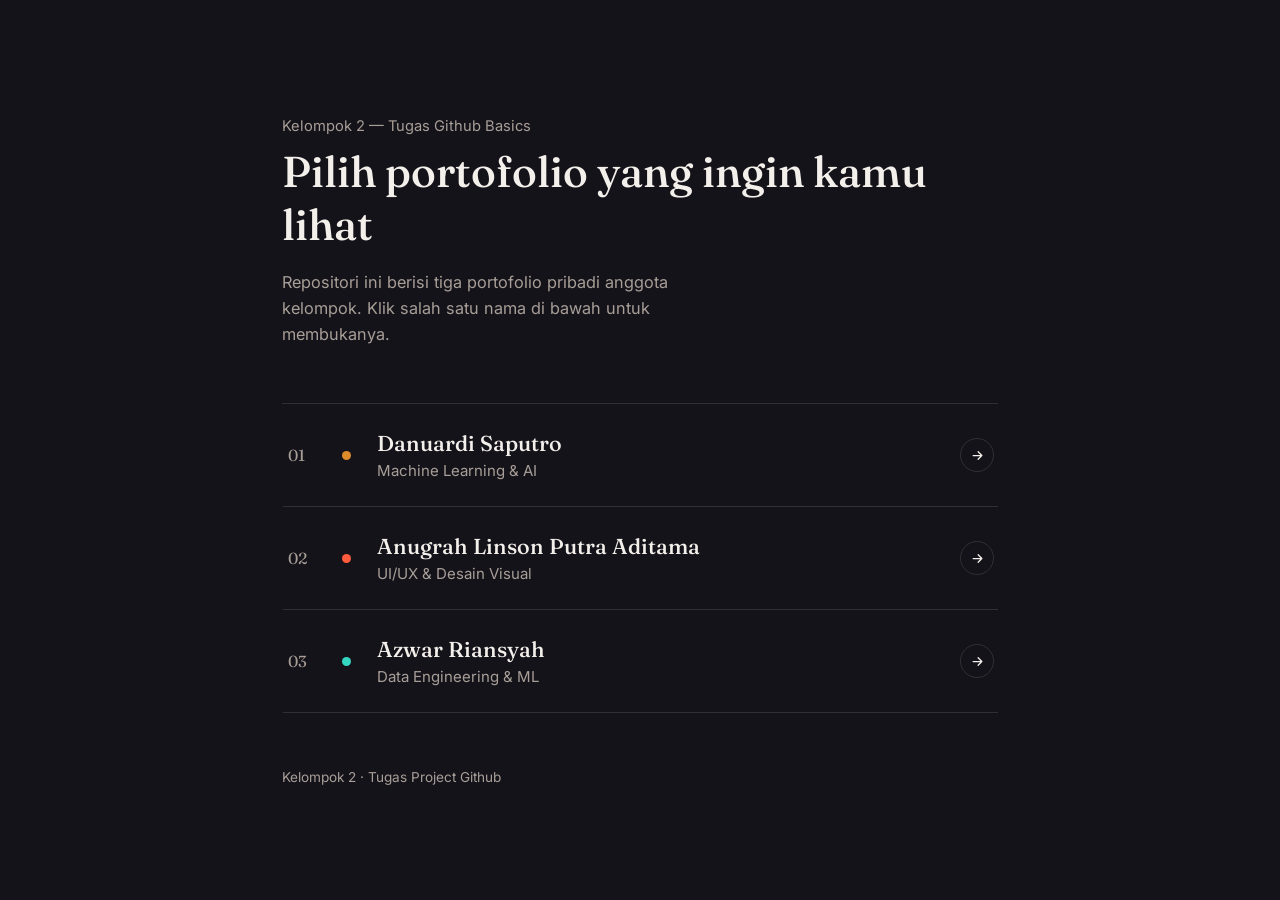
<file: index.html>
<!DOCTYPE html>
<html lang="id">
<head>
<meta charset="UTF-8">
<meta name="viewport" content="width=device-width, initial-scale=1.0">
<title>Tugas Project Github — Kelompok 2</title>
<meta name="description" content="Halaman pilihan menuju tiga portofolio anggota Kelompok 2.">
<link rel="stylesheet" href="style.css">
</head>
<body>
  <main class="page">
    <span class="eyebrow">Kelompok 2 — Tugas Github Basics</span>
    <h1>Pilih portofolio yang ingin kamu lihat</h1>
    <p class="intro">Repositori ini berisi tiga portofolio pribadi anggota kelompok. Klik salah satu nama di bawah untuk membukanya.</p>

    <ul class="directory">
      <li>
        <a class="entry" data-accent="danuardi" href="Danuardi%20Saputro/index.html">
          <span class="num">01</span>
          <span class="dot"></span>
          <span class="entry-body">
            <span class="name">Danuardi Saputro</span>
            <span class="role">Machine Learning &amp; AI</span>
          </span>
          <span class="go">
            <svg viewBox="0 0 24 24" fill="none" stroke="currentColor" stroke-width="2" stroke-linecap="round" stroke-linejoin="round"><path d="M5 12h14M13 6l6 6-6 6"/></svg>
          </span>
        </a>
      </li>
      <li>
        <a class="entry" data-accent="anugrah" href="Anugrah%20Linson%20Putra%20Aditama/index.html">
          <span class="num">02</span>
          <span class="dot"></span>
          <span class="entry-body">
            <span class="name">Anugrah Linson Putra Aditama</span>
            <span class="role">UI/UX &amp; Desain Visual</span>
          </span>
          <span class="go">
            <svg viewBox="0 0 24 24" fill="none" stroke="currentColor" stroke-width="2" stroke-linecap="round" stroke-linejoin="round"><path d="M5 12h14M13 6l6 6-6 6"/></svg>
          </span>
        </a>
      </li>
      <li>
        <a class="entry" data-accent="azwar" href="Azwar-Riansyah/index.html">
          <span class="num">03</span>
          <span class="dot"></span>
          <span class="entry-body">
            <span class="name">Azwar Riansyah</span>
            <span class="role">Data Engineering &amp; ML</span>
          </span>
          <span class="go">
            <svg viewBox="0 0 24 24" fill="none" stroke="currentColor" stroke-width="2" stroke-linecap="round" stroke-linejoin="round"><path d="M5 12h14M13 6l6 6-6 6"/></svg>
          </span>
        </a>
      </li>
    </ul>

    <footer>Kelompok 2 · Tugas Project Github</footer>
  </main>
</body>
</html>
</file>
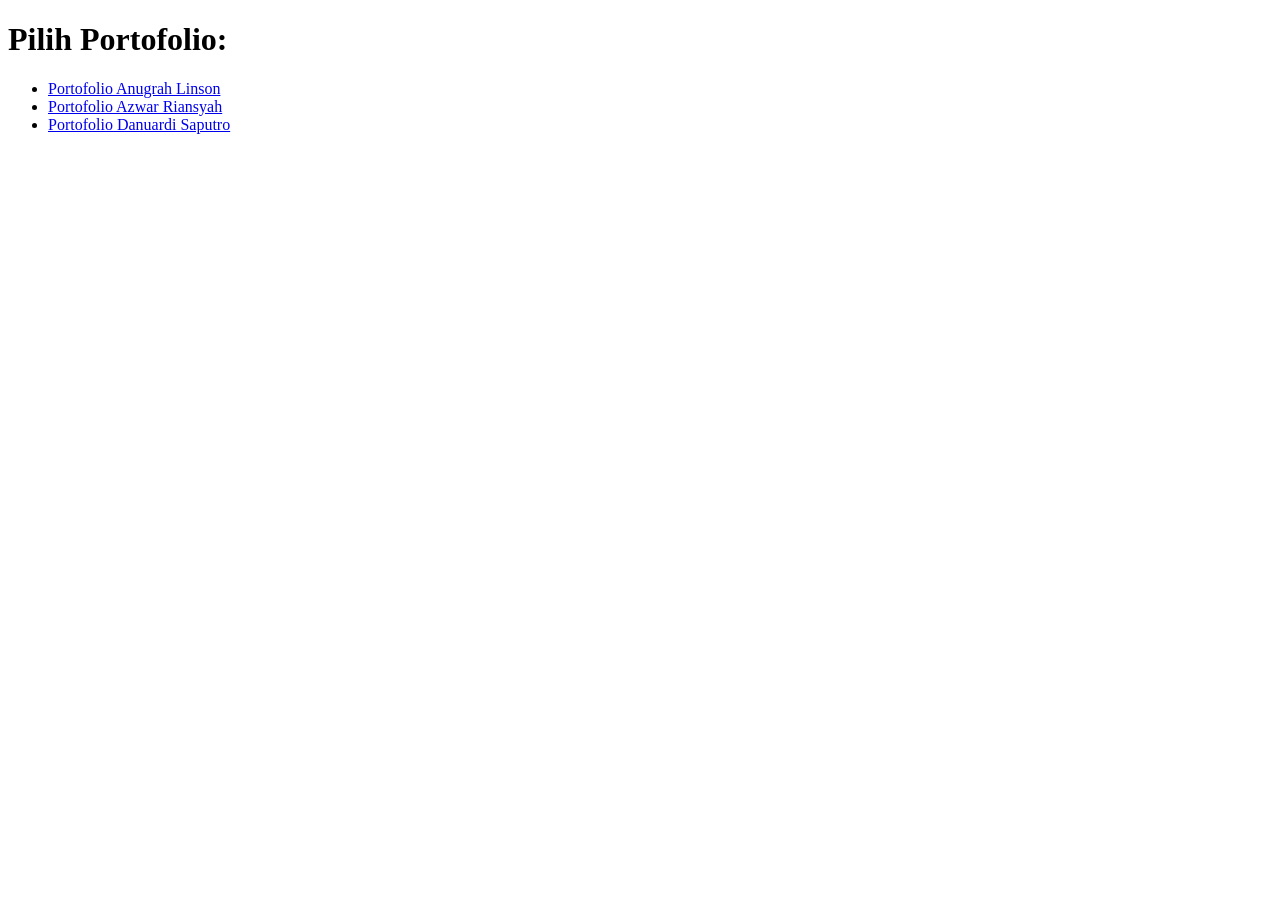
<file: Portofolio/index.html>
<!DOCTYPE html>
<html lang="id">
<head>
  <meta charset="UTF-8">
  <title>Portofolio Kelompok</title>
</head>
<body>
  <h1>Pilih Portofolio:</h1>
  <ul>
    <li><a href="./Anugrah-Linson/index.html">Portofolio Anugrah Linson</a></li>
    <li><a href="./Azwar-Riansyah/index.html">Portofolio Azwar Riansyah</a></li>
    <li><a href="./Danuardi-Saputro/index.html">Portofolio Danuardi Saputro</a></li>
  </ul>
</body>
</html>
</file>
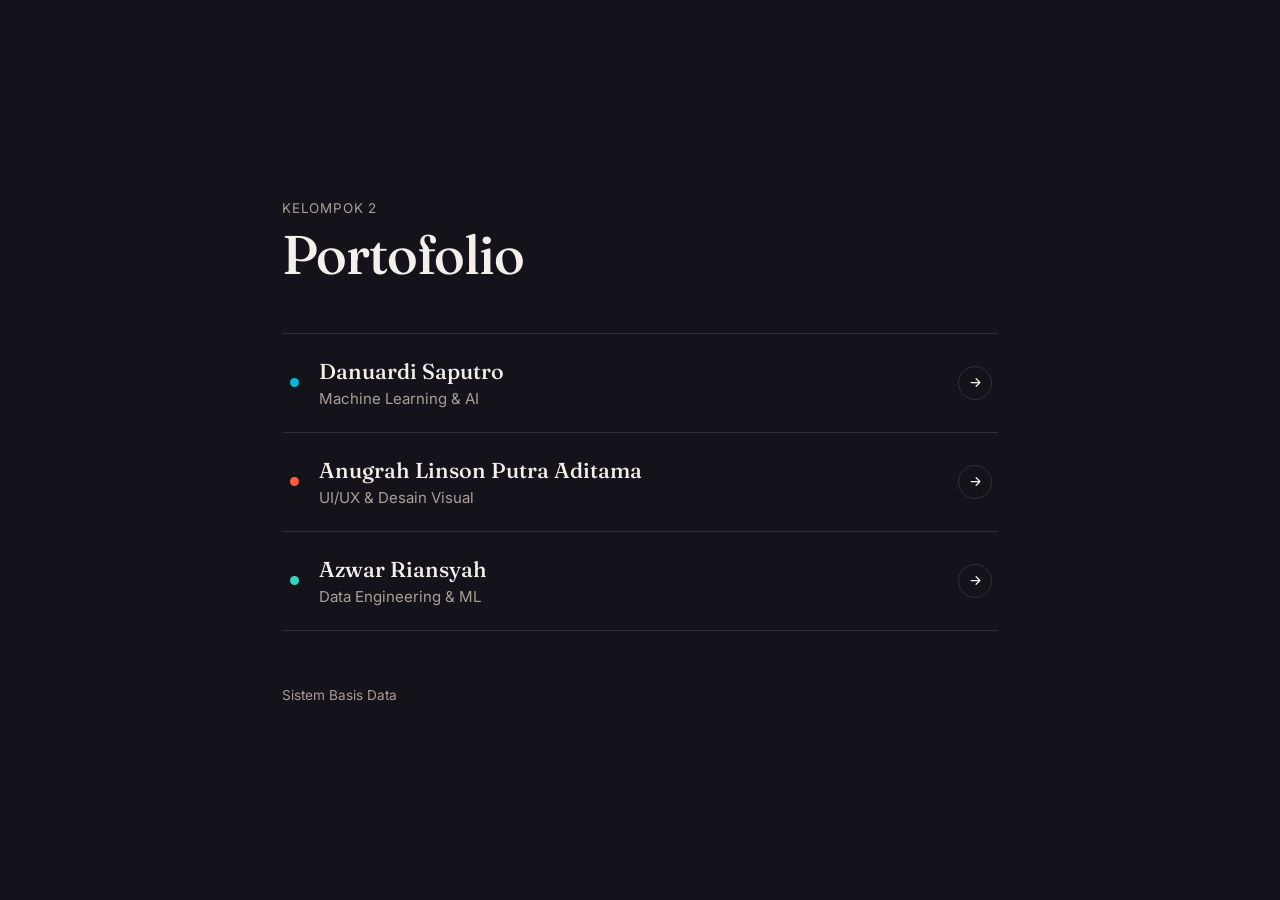
<file: Tugas Project Github/index.html>
<!DOCTYPE html>
<html lang="id">
<head>
<meta charset="UTF-8">
<meta name="viewport" content="width=device-width, initial-scale=1.0">
<title>Kelompok 2 — Portofolio</title>
<meta name="description" content="Portal portofolio anggota Kelompok 2.">
<link rel="stylesheet" href="style.css">
</head>
<body>
  <main class="page">
    <span class="eyebrow">Kelompok 2</span>
    <h1>Portofolio</h1>

    <ul class="directory">
      <li>
        <a class="entry" data-accent="danuardi" href="Danuardi%20Saputro/index.html">
          <span class="dot"></span>
          <span class="entry-body">
            <span class="name">Danuardi Saputro</span>
            <span class="role">Machine Learning &amp; AI</span>
          </span>
          <span class="go">
            <svg viewBox="0 0 24 24" fill="none" stroke="currentColor" stroke-width="2" stroke-linecap="round" stroke-linejoin="round"><path d="M5 12h14M13 6l6 6-6 6"/></svg>
          </span>
        </a>
      </li>
      <li>
        <a class="entry" data-accent="anugrah" href="Anugrah%20Linson%20Putra%20Aditama/index.html">
          <span class="dot"></span>
          <span class="entry-body">
            <span class="name">Anugrah Linson Putra Aditama</span>
            <span class="role">UI/UX &amp; Desain Visual</span>
          </span>
          <span class="go">
            <svg viewBox="0 0 24 24" fill="none" stroke="currentColor" stroke-width="2" stroke-linecap="round" stroke-linejoin="round"><path d="M5 12h14M13 6l6 6-6 6"/></svg>
          </span>
        </a>
      </li>
      <li>
        <a class="entry" data-accent="azwar" href="Azwar-Riansyah/index.html">
          <span class="dot"></span>
          <span class="entry-body">
            <span class="name">Azwar Riansyah</span>
            <span class="role">Data Engineering &amp; ML</span>
          </span>
          <span class="go">
            <svg viewBox="0 0 24 24" fill="none" stroke="currentColor" stroke-width="2" stroke-linecap="round" stroke-linejoin="round"><path d="M5 12h14M13 6l6 6-6 6"/></svg>
          </span>
        </a>
      </li>
    </ul>

    <footer>Sistem Basis Data</footer>
  </main>
</body>
</html>
</file>
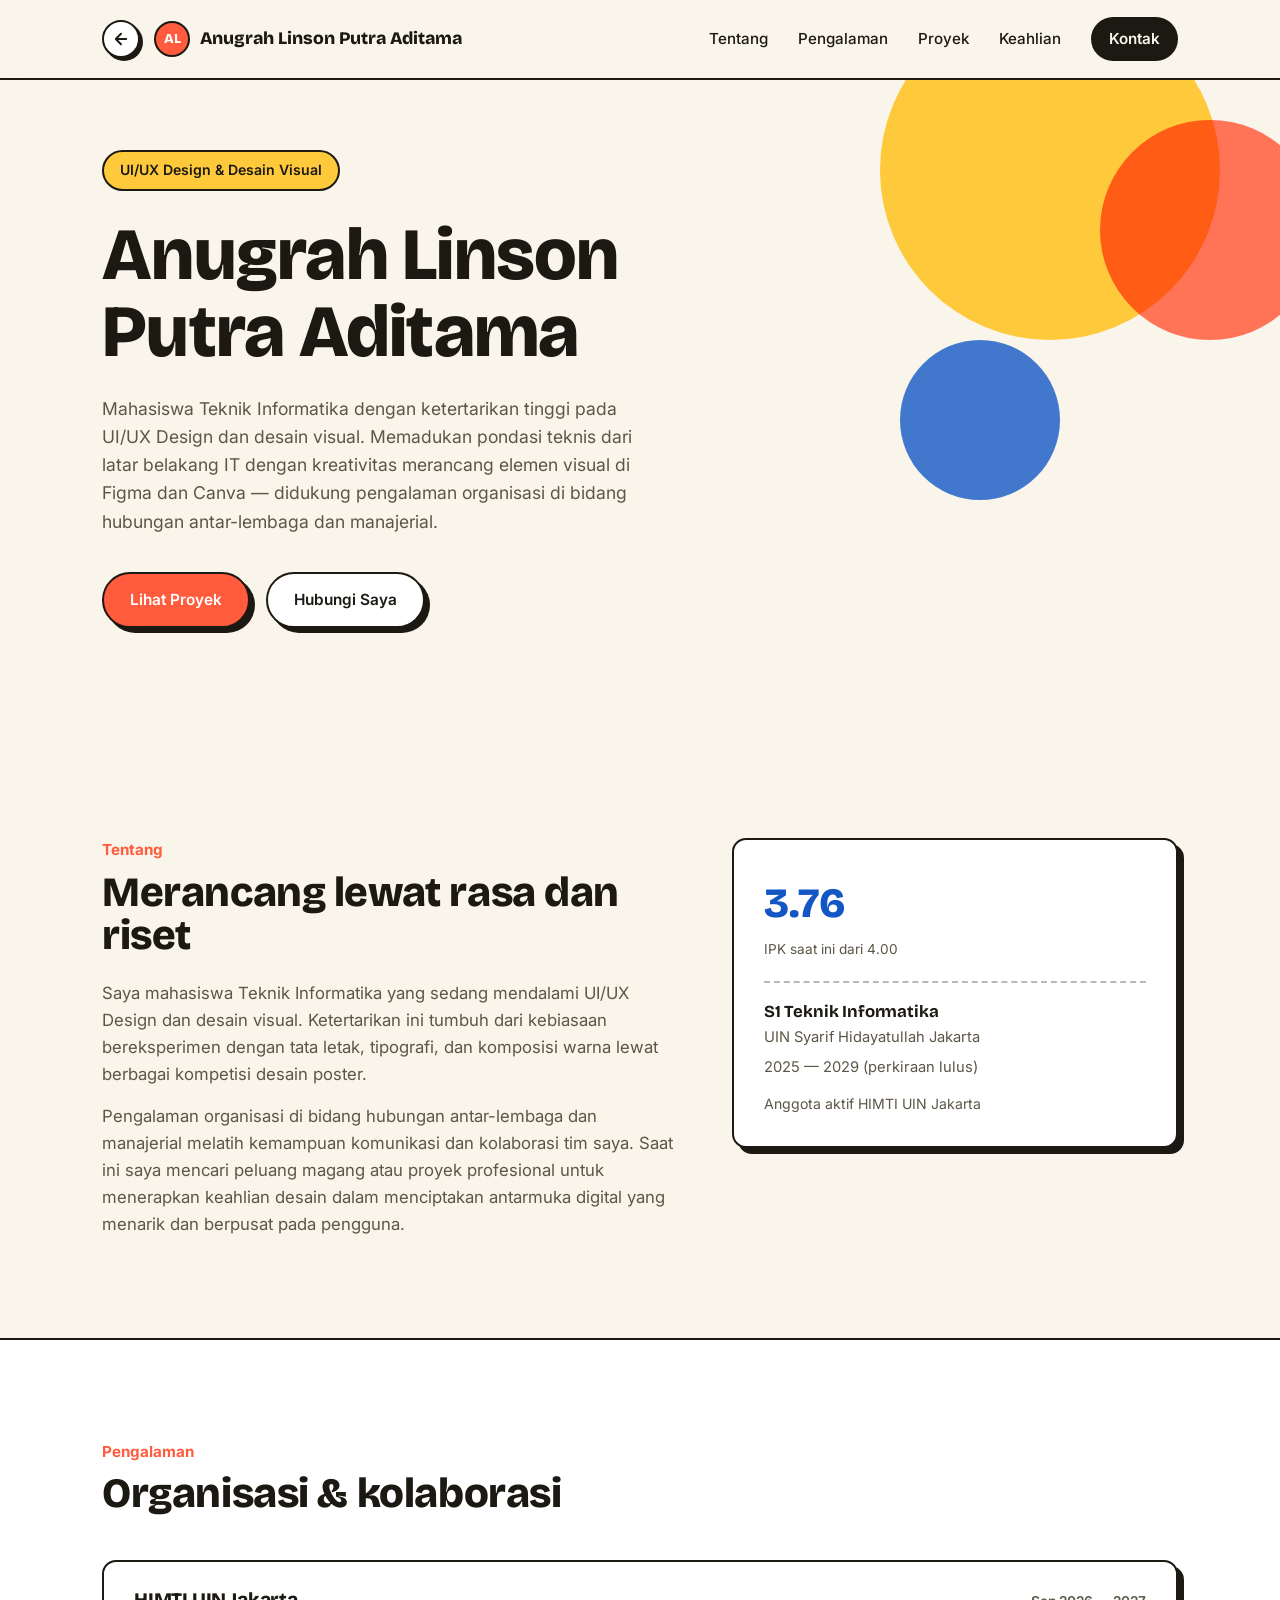
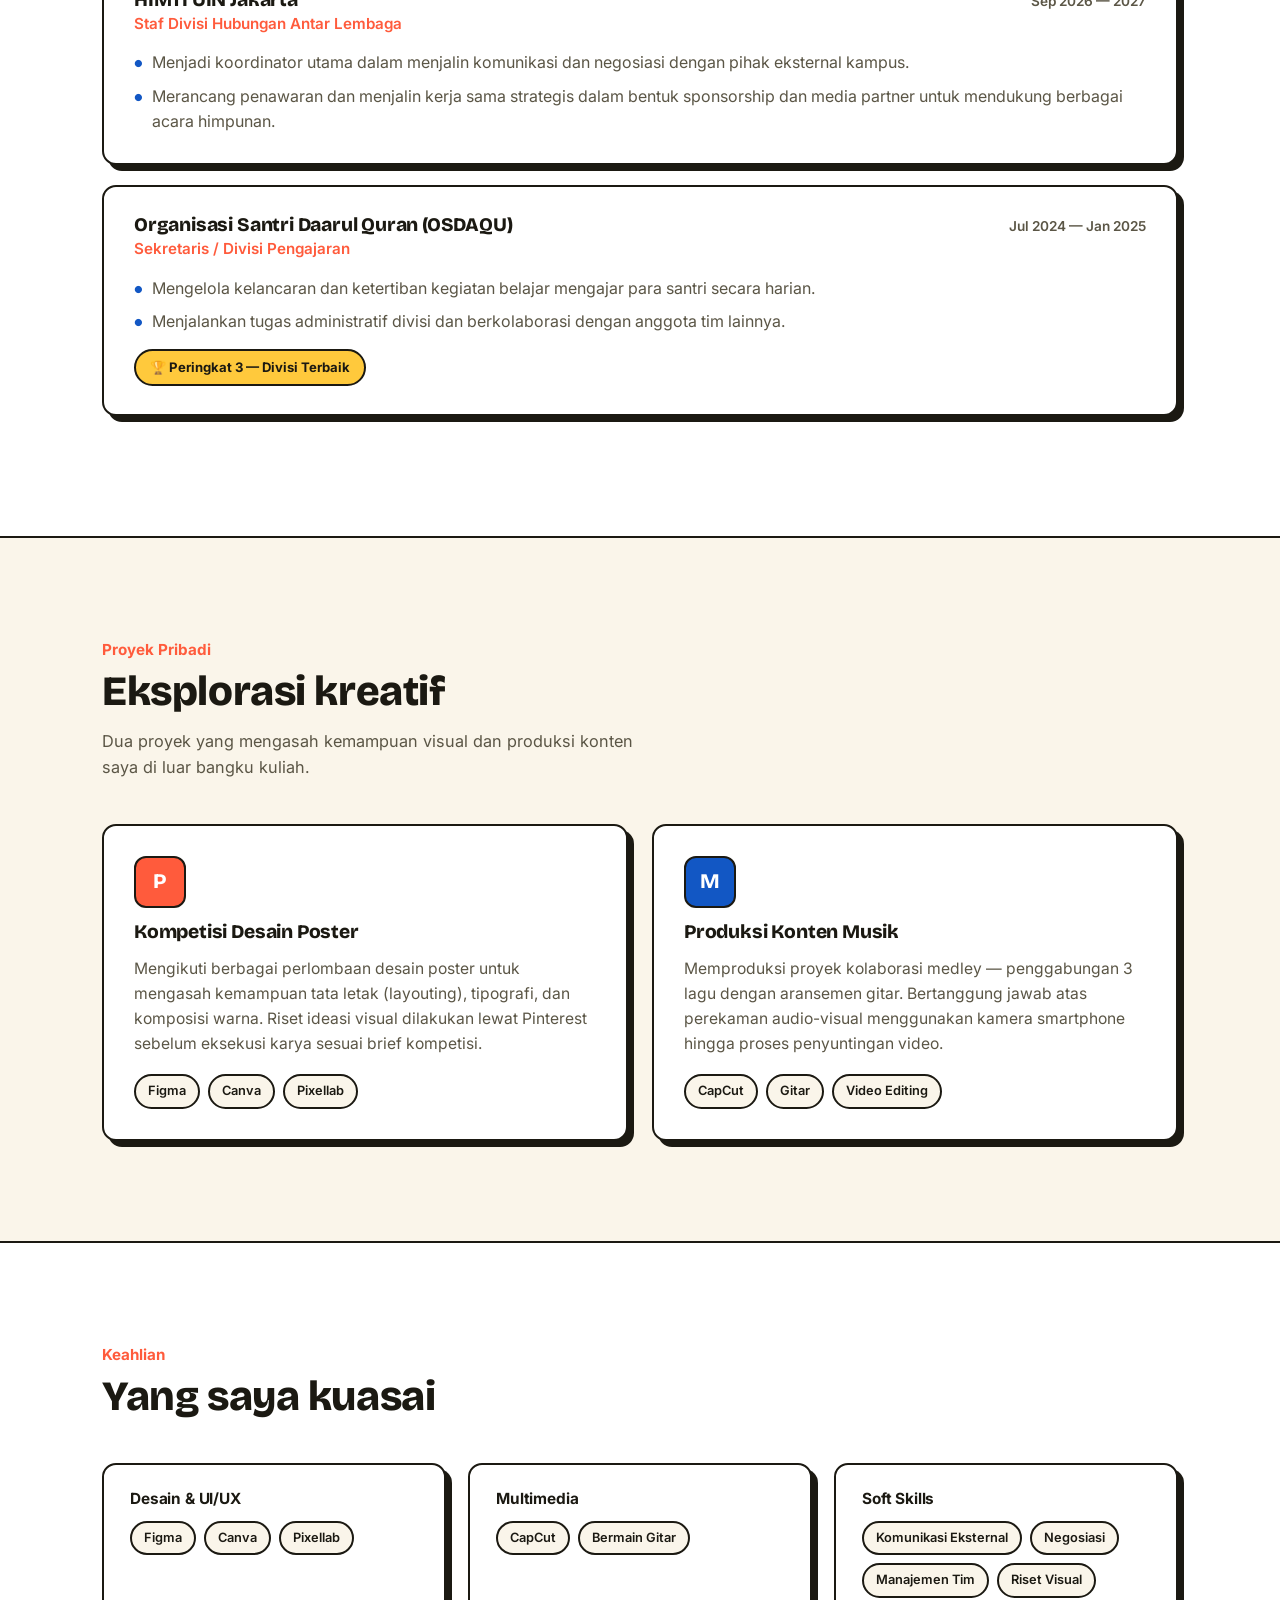
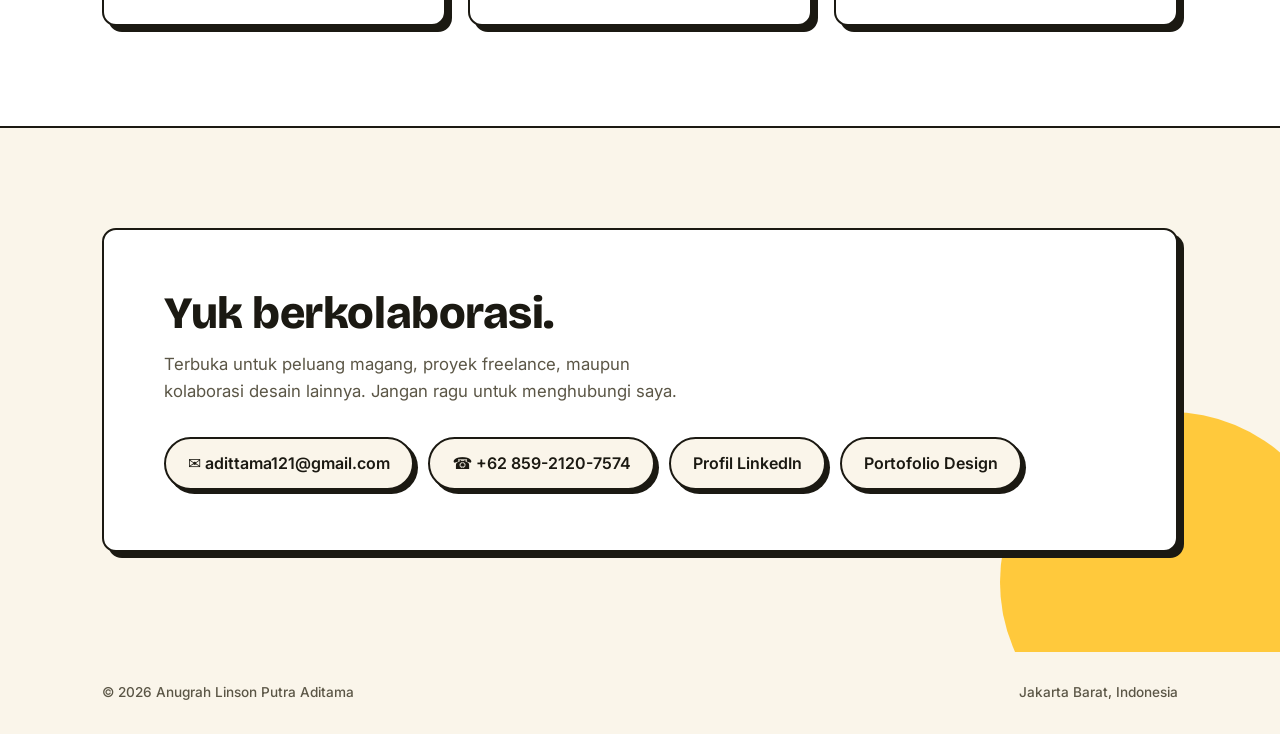
<file: Tugas Project Github/Anugrah Linson Putra Aditama/index.html>
<!DOCTYPE html>
<html lang="id">
<head>
<meta charset="UTF-8">
<meta name="viewport" content="width=device-width, initial-scale=1.0">
<title>Anugrah Linson Putra Aditama — UI/UX &amp; Visual Designer</title>
<meta name="description" content="Portofolio Anugrah Linson Putra Aditama, mahasiswa Teknik Informatika dengan fokus UI/UX Design dan Desain Visual.">
<link rel="stylesheet" href="style.css">
</head>
<body>

<nav class="nav">
  <div class="wrap">
    <div class="nav-brand-group">
      <a href="../index.html" class="back-link" title="Kembali ke Beranda Kelompok 2" aria-label="Kembali ke Beranda">
        <svg viewBox="0 0 24 24" fill="none" stroke="currentColor" stroke-width="2.5" stroke-linecap="round" stroke-linejoin="round"><path d="M19 12H5M12 19l-7-7 7-7"/></svg>
      </a>
      <a href="#top" class="brand"><span class="mark">AL</span> Anugrah Linson Putra Aditama</a>
    </div>
    <button class="menu-toggle" id="menuToggle" aria-label="Buka menu"><span></span><span></span><span></span></button>
    <div class="nav-links" id="navLinks">
      <a href="#tentang">Tentang</a>
      <a href="#pengalaman">Pengalaman</a>
      <a href="#proyek">Proyek</a>
      <a href="#keahlian">Keahlian</a>
      <a href="#kontak" class="nav-cta">Kontak</a>
    </div>
  </div>
</nav>

<header class="hero" id="top">
  <div class="hero-shapes"><div class="c1"></div><div class="c2"></div><div class="c3"></div></div>
  <div class="wrap">
    <span class="hero-role">UI/UX Design &amp; Desain Visual</span>
    <h1>Anugrah Linson Putra Aditama</h1>
    <p class="hero-lede">Mahasiswa Teknik Informatika dengan ketertarikan tinggi pada UI/UX Design dan desain visual. Memadukan pondasi teknis dari latar belakang IT dengan kreativitas merancang elemen visual di Figma dan Canva — didukung pengalaman organisasi di bidang hubungan antar-lembaga dan manajerial.</p>
    <div class="hero-actions">
      <a href="#proyek" class="btn btn-primary">Lihat Proyek</a>
      <a href="#kontak" class="btn btn-ghost">Hubungi Saya</a>
    </div>
  </div>
</header>

<section id="tentang">
  <div class="wrap">
    <div class="about-grid">
      <div>
        <div class="section-head" style="margin-bottom:22px;">
          <span class="num">Tentang</span>
          <h2>Merancang lewat rasa dan riset</h2>
        </div>
        <p>Saya mahasiswa Teknik Informatika yang sedang mendalami UI/UX Design dan desain visual. Ketertarikan ini tumbuh dari kebiasaan bereksperimen dengan tata letak, tipografi, dan komposisi warna lewat berbagai kompetisi desain poster.</p>
        <p>Pengalaman organisasi di bidang hubungan antar-lembaga dan manajerial melatih kemampuan komunikasi dan kolaborasi tim saya. Saat ini saya mencari peluang magang atau proyek profesional untuk menerapkan keahlian desain dalam menciptakan antarmuka digital yang menarik dan berpusat pada pengguna.</p>
      </div>
      <div class="edu-card sticker">
        <span class="ipk">3.76</span>
        <span class="ipk-label">IPK saat ini dari 4.00</span>
        <hr>
        <h3>S1 Teknik Informatika</h3>
        <p class="meta">UIN Syarif Hidayatullah Jakarta</p>
        <p class="meta">2025 — 2029 (perkiraan lulus)</p>
        <p class="org">Anggota aktif HIMTI UIN Jakarta</p>
      </div>
    </div>
  </div>
</section>

<section id="pengalaman" style="background:var(--surface); border-top:2px solid var(--border); border-bottom:2px solid var(--border);">
  <div class="wrap">
    <div class="section-head">
      <span class="num">Pengalaman</span>
      <h2>Organisasi &amp; kolaborasi</h2>
    </div>

    <div class="exp sticker">
      <div class="exp-head">
        <div>
          <h3>HIMTI UIN Jakarta</h3>
          <span class="role">Staf Divisi Hubungan Antar Lembaga</span>
        </div>
        <span class="when">Sep 2026 — 2027</span>
      </div>
      <ul>
        <li>Menjadi koordinator utama dalam menjalin komunikasi dan negosiasi dengan pihak eksternal kampus.</li>
        <li>Merancang penawaran dan menjalin kerja sama strategis dalam bentuk sponsorship dan media partner untuk mendukung berbagai acara himpunan.</li>
      </ul>
    </div>

    <div class="exp sticker">
      <div class="exp-head">
        <div>
          <h3>Organisasi Santri Daarul Quran (OSDAQU)</h3>
          <span class="role">Sekretaris / Divisi Pengajaran</span>
        </div>
        <span class="when">Jul 2024 — Jan 2025</span>
      </div>
      <ul>
        <li>Mengelola kelancaran dan ketertiban kegiatan belajar mengajar para santri secara harian.</li>
        <li>Menjalankan tugas administratif divisi dan berkolaborasi dengan anggota tim lainnya.</li>
      </ul>
      <span class="badge">🏆 Peringkat 3 — Divisi Terbaik</span>
    </div>
  </div>
</section>

<section id="proyek">
  <div class="wrap">
    <div class="section-head">
      <span class="num">Proyek Pribadi</span>
      <h2>Eksplorasi kreatif</h2>
      <p>Dua proyek yang mengasah kemampuan visual dan produksi konten saya di luar bangku kuliah.</p>
    </div>
    <div class="project-grid">
      <div class="ptile sticker">
        <div class="icon">P</div>
        <h3>Kompetisi Desain Poster</h3>
        <p>Mengikuti berbagai perlombaan desain poster untuk mengasah kemampuan tata letak (layouting), tipografi, dan komposisi warna. Riset ideasi visual dilakukan lewat Pinterest sebelum eksekusi karya sesuai brief kompetisi.</p>
        <div class="tags">
          <span class="tag">Figma</span>
          <span class="tag">Canva</span>
          <span class="tag">Pixellab</span>
        </div>
      </div>
      <div class="ptile sticker">
        <div class="icon">M</div>
        <h3>Produksi Konten Musik</h3>
        <p>Memproduksi proyek kolaborasi medley — penggabungan 3 lagu dengan aransemen gitar. Bertanggung jawab atas perekaman audio-visual menggunakan kamera smartphone hingga proses penyuntingan video.</p>
        <div class="tags">
          <span class="tag">CapCut</span>
          <span class="tag">Gitar</span>
          <span class="tag">Video Editing</span>
        </div>
      </div>
    </div>
  </div>
</section>

<section id="keahlian" style="background:var(--surface); border-top:2px solid var(--border); border-bottom:2px solid var(--border);">
  <div class="wrap">
    <div class="section-head">
      <span class="num">Keahlian</span>
      <h2>Yang saya kuasai</h2>
    </div>
    <div class="skill-cols">
      <div class="skill-card sticker">
        <h3>Desain &amp; UI/UX</h3>
        <div class="tags">
          <span class="tag">Figma</span>
          <span class="tag">Canva</span>
          <span class="tag">Pixellab</span>
        </div>
      </div>
      <div class="skill-card sticker">
        <h3>Multimedia</h3>
        <div class="tags">
          <span class="tag">CapCut</span>
          <span class="tag">Bermain Gitar</span>
        </div>
      </div>
      <div class="skill-card sticker">
        <h3>Soft Skills</h3>
        <div class="tags">
          <span class="tag">Komunikasi Eksternal</span>
          <span class="tag">Negosiasi</span>
          <span class="tag">Manajemen Tim</span>
          <span class="tag">Riset Visual</span>
        </div>
      </div>
    </div>
  </div>
</section>

<section id="kontak" class="contact">
  <div class="hero-shapes"><div class="c1" style="top:auto; bottom:-100px; right:-60px;"></div></div>
  <div class="wrap">
    <div class="contact-inner sticker">
      <h2>Yuk berkolaborasi.</h2>
      <p>Terbuka untuk peluang magang, proyek freelance, maupun kolaborasi desain lainnya. Jangan ragu untuk menghubungi saya.</p>
      <div class="contact-links">
        <a href="mailto:adittama121@gmail.com">✉ adittama121@gmail.com</a>
        <a href="tel:+6285921207574">☎ +62 859-2120-7574</a>
        <!-- TODO: ganti # dengan URL profil asli -->
        <a href="#">Profil LinkedIn</a>
        <a href="#">Portofolio Design</a>
      </div>
    </div>
  </div>
</section>

<footer>
  <div class="wrap">
    <span>© 2026 Anugrah Linson Putra Aditama</span>
    <span>Jakarta Barat, Indonesia</span>
  </div>
</footer>

<script>
  const toggle = document.getElementById('menuToggle');
  const links = document.getElementById('navLinks');
  if (toggle && links) {
    toggle.addEventListener('click', () => links.classList.toggle('open'));
    links.querySelectorAll('a').forEach(a => a.addEventListener('click', () => links.classList.remove('open')));
  }
</script>
</body>
</html>
</file>
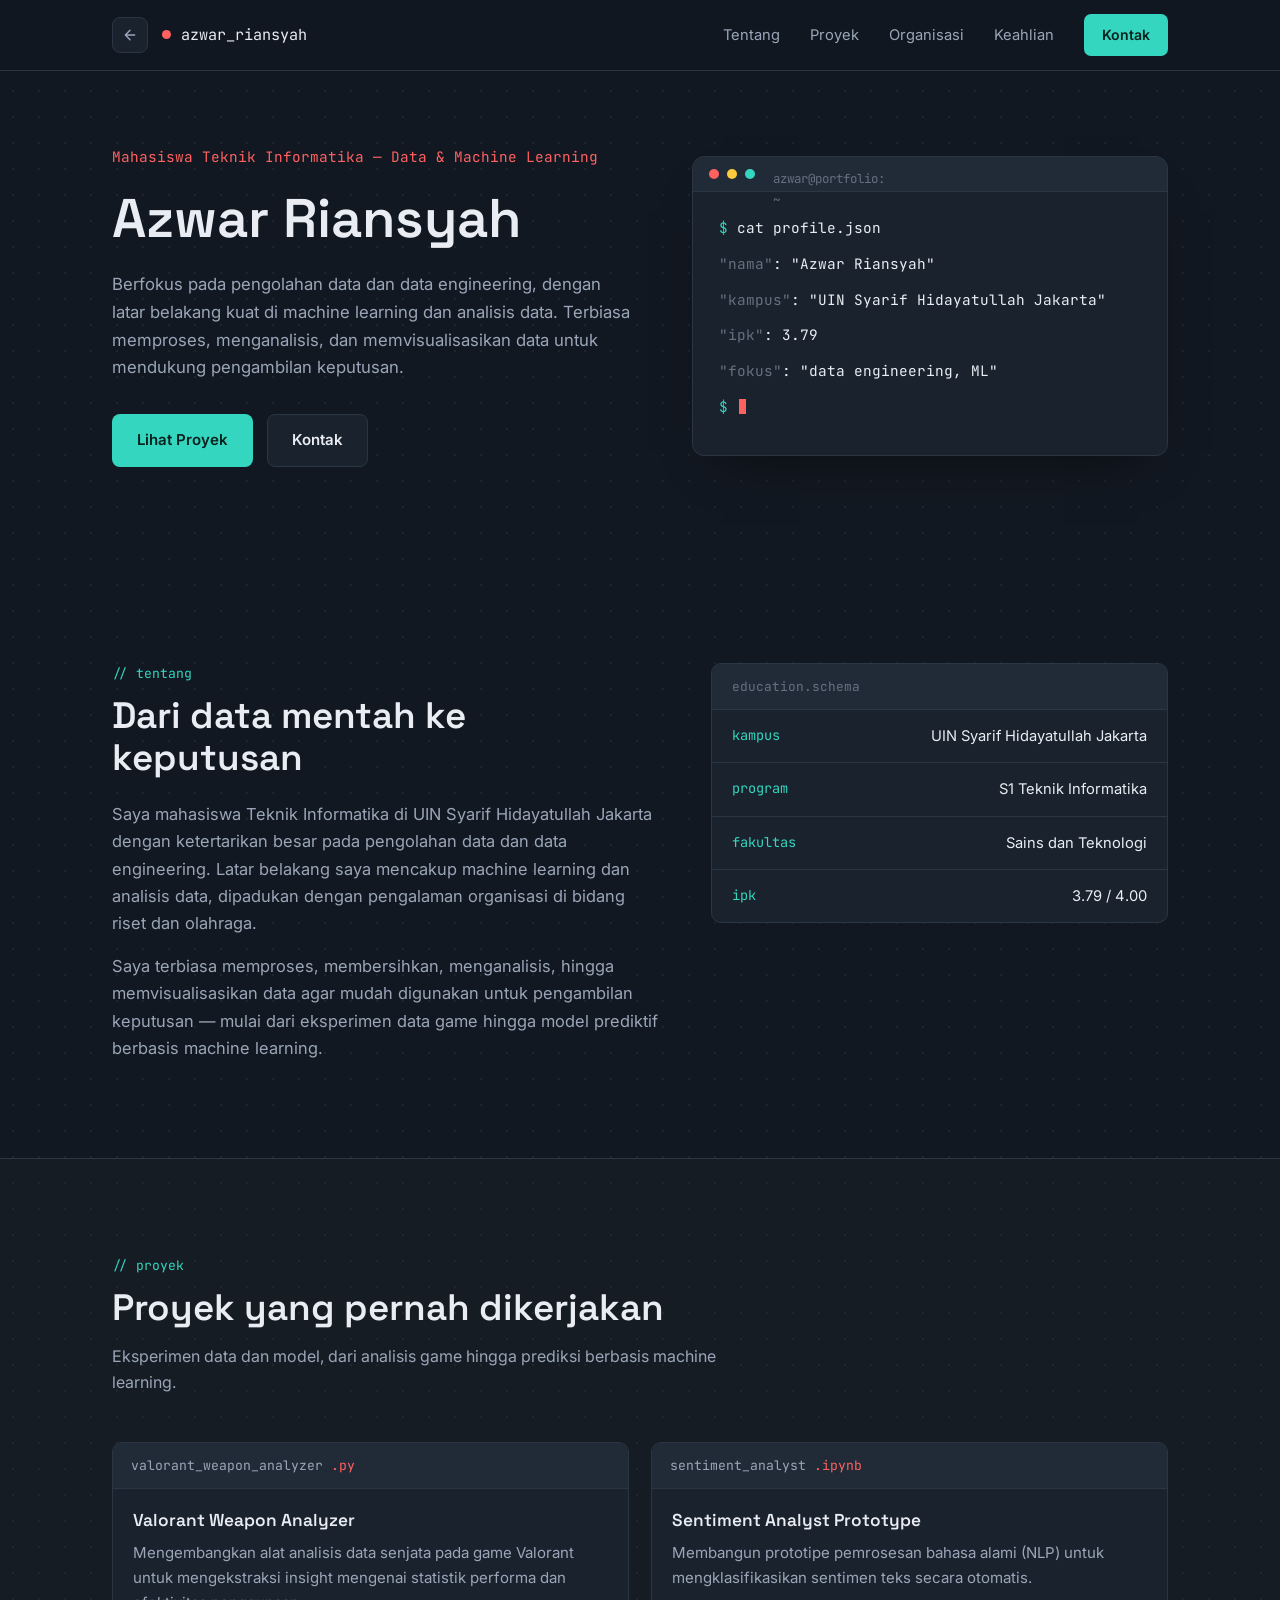
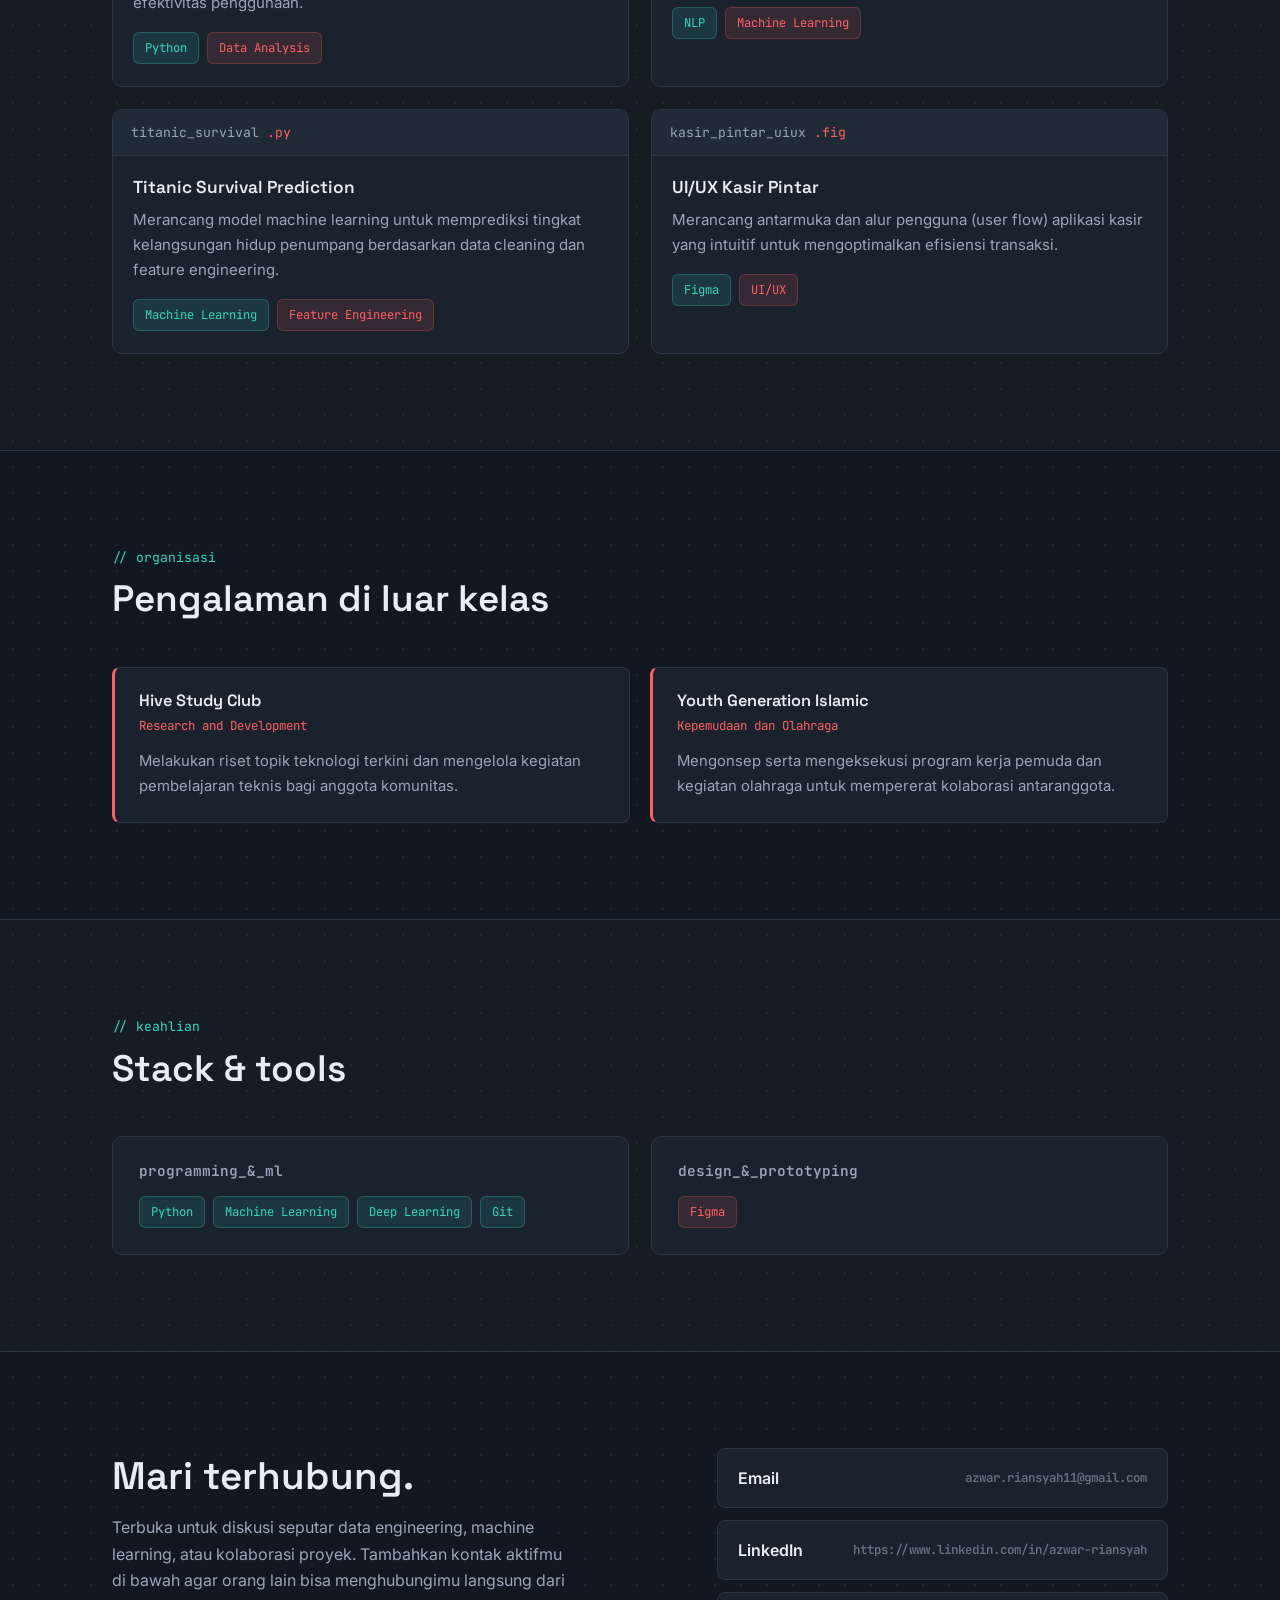
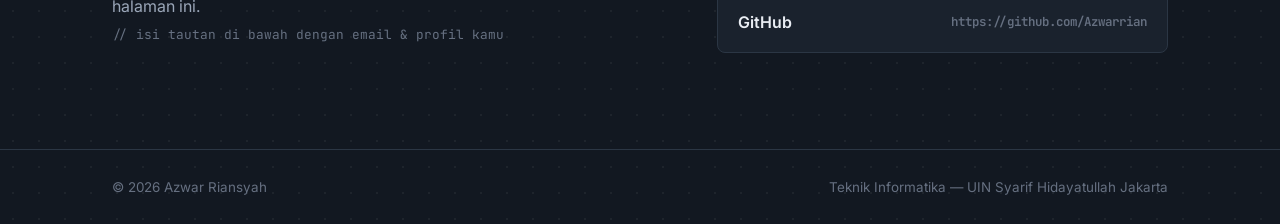
<file: Tugas Project Github/Azwar-Riansyah/index.html>
<!DOCTYPE html>
<html lang="id">
<head>
<meta charset="UTF-8">
<meta name="viewport" content="width=device-width, initial-scale=1.0">
<title>Azwar Riansyah — Data Engineering &amp; Machine Learning</title>
<meta name="description" content="Portofolio Azwar Riansyah, mahasiswa Teknik Informatika dengan fokus pengolahan data dan data engineering.">
<link rel="stylesheet" href="style.css">
</head>
<body>

<nav class="nav">
  <div class="wrap">
    <div class="nav-brand-group">
      <a href="../index.html" class="back-link" title="Kembali ke Beranda Kelompok 2" aria-label="Kembali ke Beranda">
        <svg viewBox="0 0 24 24" fill="none" stroke="currentColor" stroke-width="2.2" stroke-linecap="round" stroke-linejoin="round"><path d="M19 12H5M12 19l-7-7 7-7"/></svg>
      </a>
      <a href="#top" class="brand"><span class="dot"></span> azwar_riansyah</a>
    </div>
    <button class="menu-toggle" id="menuToggle" aria-label="Buka menu"><span></span><span></span><span></span></button>
    <div class="nav-links" id="navLinks">
      <a href="#tentang">Tentang</a>
      <a href="#proyek">Proyek</a>
      <a href="#organisasi">Organisasi</a>
      <a href="#keahlian">Keahlian</a>
      <a href="#kontak" class="nav-cta">Kontak</a>
    </div>
  </div>
</nav>

<header class="hero" id="top">
  <div class="wrap">
    <div>
      <span class="hero-role">Mahasiswa Teknik Informatika — Data &amp; Machine Learning</span>
      <h1>Azwar Riansyah</h1>
      <p class="hero-lede">Berfokus pada pengolahan data dan data engineering, dengan latar belakang kuat di machine learning dan analisis data. Terbiasa memproses, menganalisis, dan memvisualisasikan data untuk mendukung pengambilan keputusan.</p>
      <div class="hero-actions">
        <a href="#proyek" class="btn btn-primary">Lihat Proyek</a>
        <a href="#kontak" class="btn btn-ghost">Kontak</a>
      </div>
    </div>
    <div class="terminal">
      <div class="terminal-bar">
        <span></span><span></span><span></span>
        <span class="path">azwar@portfolio: ~</span>
      </div>
      <div class="terminal-body">
        <div class="line"><span class="prompt">$</span> cat profile.json</div>
        <div class="line"><span class="out-key">"nama"</span>: <span class="out-val">"Azwar Riansyah"</span></div>
        <div class="line"><span class="out-key">"kampus"</span>: <span class="out-val">"UIN Syarif Hidayatullah Jakarta"</span></div>
        <div class="line"><span class="out-key">"ipk"</span>: <span class="out-val">3.79</span></div>
        <div class="line"><span class="out-key">"fokus"</span>: <span class="out-val">"data engineering, ML"</span></div>
        <div class="line"><span class="prompt">$</span> <span class="cursor"></span></div>
      </div>
    </div>
  </div>
</header>

<section id="tentang">
  <div class="wrap">
    <div class="about-grid">
      <div>
        <div class="section-head" style="margin-bottom:22px;">
          <span class="tag-label">// tentang</span>
          <h2>Dari data mentah ke keputusan</h2>
        </div>
        <p>Saya mahasiswa Teknik Informatika di UIN Syarif Hidayatullah Jakarta dengan ketertarikan besar pada pengolahan data dan data engineering. Latar belakang saya mencakup machine learning dan analisis data, dipadukan dengan pengalaman organisasi di bidang riset dan olahraga.</p>
        <p>Saya terbiasa memproses, membersihkan, menganalisis, hingga memvisualisasikan data agar mudah digunakan untuk pengambilan keputusan — mulai dari eksperimen data game hingga model prediktif berbasis machine learning.</p>
      </div>
      <div class="schema">
        <div class="schema-head">education.schema</div>
        <div class="schema-row"><span class="k">kampus</span><span class="v">UIN Syarif Hidayatullah Jakarta</span></div>
        <div class="schema-row"><span class="k">program</span><span class="v">S1 Teknik Informatika</span></div>
        <div class="schema-row"><span class="k">fakultas</span><span class="v">Sains dan Teknologi</span></div>
        <div class="schema-row"><span class="k">ipk</span><span class="v">3.79 / 4.00</span></div>
      </div>
    </div>
  </div>
</section>

<section class="alt" id="proyek">
  <div class="wrap">
    <div class="section-head">
      <span class="tag-label">// proyek</span>
      <h2>Proyek yang pernah dikerjakan</h2>
      <p>Eksperimen data dan model, dari analisis game hingga prediksi berbasis machine learning.</p>
    </div>
    <div class="project-grid">
      <div class="pcard">
        <div class="file-tab">valorant_weapon_analyzer<span class="ext">.py</span></div>
        <div class="pcard-body">
          <h3>Valorant Weapon Analyzer</h3>
          <p>Mengembangkan alat analisis data senjata pada game Valorant untuk mengekstraksi insight mengenai statistik performa dan efektivitas penggunaan.</p>
          <div class="tags">
            <span class="tag">Python</span>
            <span class="tag alt">Data Analysis</span>
          </div>
        </div>
      </div>
      <div class="pcard">
        <div class="file-tab">sentiment_analyst<span class="ext">.ipynb</span></div>
        <div class="pcard-body">
          <h3>Sentiment Analyst Prototype</h3>
          <p>Membangun prototipe pemrosesan bahasa alami (NLP) untuk mengklasifikasikan sentimen teks secara otomatis.</p>
          <div class="tags">
            <span class="tag">NLP</span>
            <span class="tag alt">Machine Learning</span>
          </div>
        </div>
      </div>
      <div class="pcard">
        <div class="file-tab">titanic_survival<span class="ext">.py</span></div>
        <div class="pcard-body">
          <h3>Titanic Survival Prediction</h3>
          <p>Merancang model machine learning untuk memprediksi tingkat kelangsungan hidup penumpang berdasarkan data cleaning dan feature engineering.</p>
          <div class="tags">
            <span class="tag">Machine Learning</span>
            <span class="tag alt">Feature Engineering</span>
          </div>
        </div>
      </div>
      <div class="pcard">
        <div class="file-tab">kasir_pintar_uiux<span class="ext">.fig</span></div>
        <div class="pcard-body">
          <h3>UI/UX Kasir Pintar</h3>
          <p>Merancang antarmuka dan alur pengguna (user flow) aplikasi kasir yang intuitif untuk mengoptimalkan efisiensi transaksi.</p>
          <div class="tags">
            <span class="tag">Figma</span>
            <span class="tag alt">UI/UX</span>
          </div>
        </div>
      </div>
    </div>
  </div>
</section>

<section id="organisasi">
  <div class="wrap">
    <div class="section-head">
      <span class="tag-label">// organisasi</span>
      <h2>Pengalaman di luar kelas</h2>
    </div>
    <div class="org-grid">
      <div class="org-card">
        <h3>Hive Study Club</h3>
        <span class="role">Research and Development</span>
        <p>Melakukan riset topik teknologi terkini dan mengelola kegiatan pembelajaran teknis bagi anggota komunitas.</p>
      </div>
      <div class="org-card">
        <h3>Youth Generation Islamic</h3>
        <span class="role">Kepemudaan dan Olahraga</span>
        <p>Mengonsep serta mengeksekusi program kerja pemuda dan kegiatan olahraga untuk mempererat kolaborasi antaranggota.</p>
      </div>
    </div>
  </div>
</section>

<section class="alt" id="keahlian">
  <div class="wrap">
    <div class="section-head">
      <span class="tag-label">// keahlian</span>
      <h2>Stack &amp; tools</h2>
    </div>
    <div class="skill-cols">
      <div class="skill-card">
        <h3>programming_&amp;_ml</h3>
        <div class="tags">
          <span class="tag">Python</span>
          <span class="tag">Machine Learning</span>
          <span class="tag">Deep Learning</span>
          <span class="tag">Git</span>
        </div>
      </div>
      <div class="skill-card">
        <h3>design_&amp;_prototyping</h3>
        <div class="tags">
          <span class="tag alt">Figma</span>
        </div>
      </div>
    </div>
  </div>
</section>

<section id="kontak">
  <div class="wrap contact-grid">
    <div>
      <h2>Mari terhubung.</h2>
      <p>Terbuka untuk diskusi seputar data engineering, machine learning, atau kolaborasi proyek. Tambahkan kontak aktifmu di bawah agar orang lain bisa menghubungimu langsung dari halaman ini.</p>
      <span class="contact-note">// isi tautan di bawah dengan email &amp; profil kamu</span>
    </div>
    <div class="contact-actions">
      <!-- TODO: ganti href="#" dengan mailto:, tel:, atau URL profil asli -->
      <a href="mailto:azwar.riansyah11@gmail.com">Email <span>azwar.riansyah11@gmail.com</span></a>
      <a href="https://www.linkedin.com/in/azwar-riansyah-a8341331b/">LinkedIn <span>https://www.linkedin.com/in/azwar-riansyah</span></a>
      <a href="https://github.com/Azwarrian">GitHub <span>https://github.com/Azwarrian</span></a>
    </div>
  </div>
</section>

<footer>
  <div class="wrap">
    <span>© 2026 Azwar Riansyah</span>
    <span>Teknik Informatika — UIN Syarif Hidayatullah Jakarta</span>
  </div>
</footer>

<script>
  const toggle = document.getElementById('menuToggle');
  const links = document.getElementById('navLinks');
  if (toggle && links) {
    toggle.addEventListener('click', () => links.classList.toggle('open'));
    links.querySelectorAll('a').forEach(a => a.addEventListener('click', () => links.classList.remove('open')));
  }
</script>
</body>
</html>
</file>
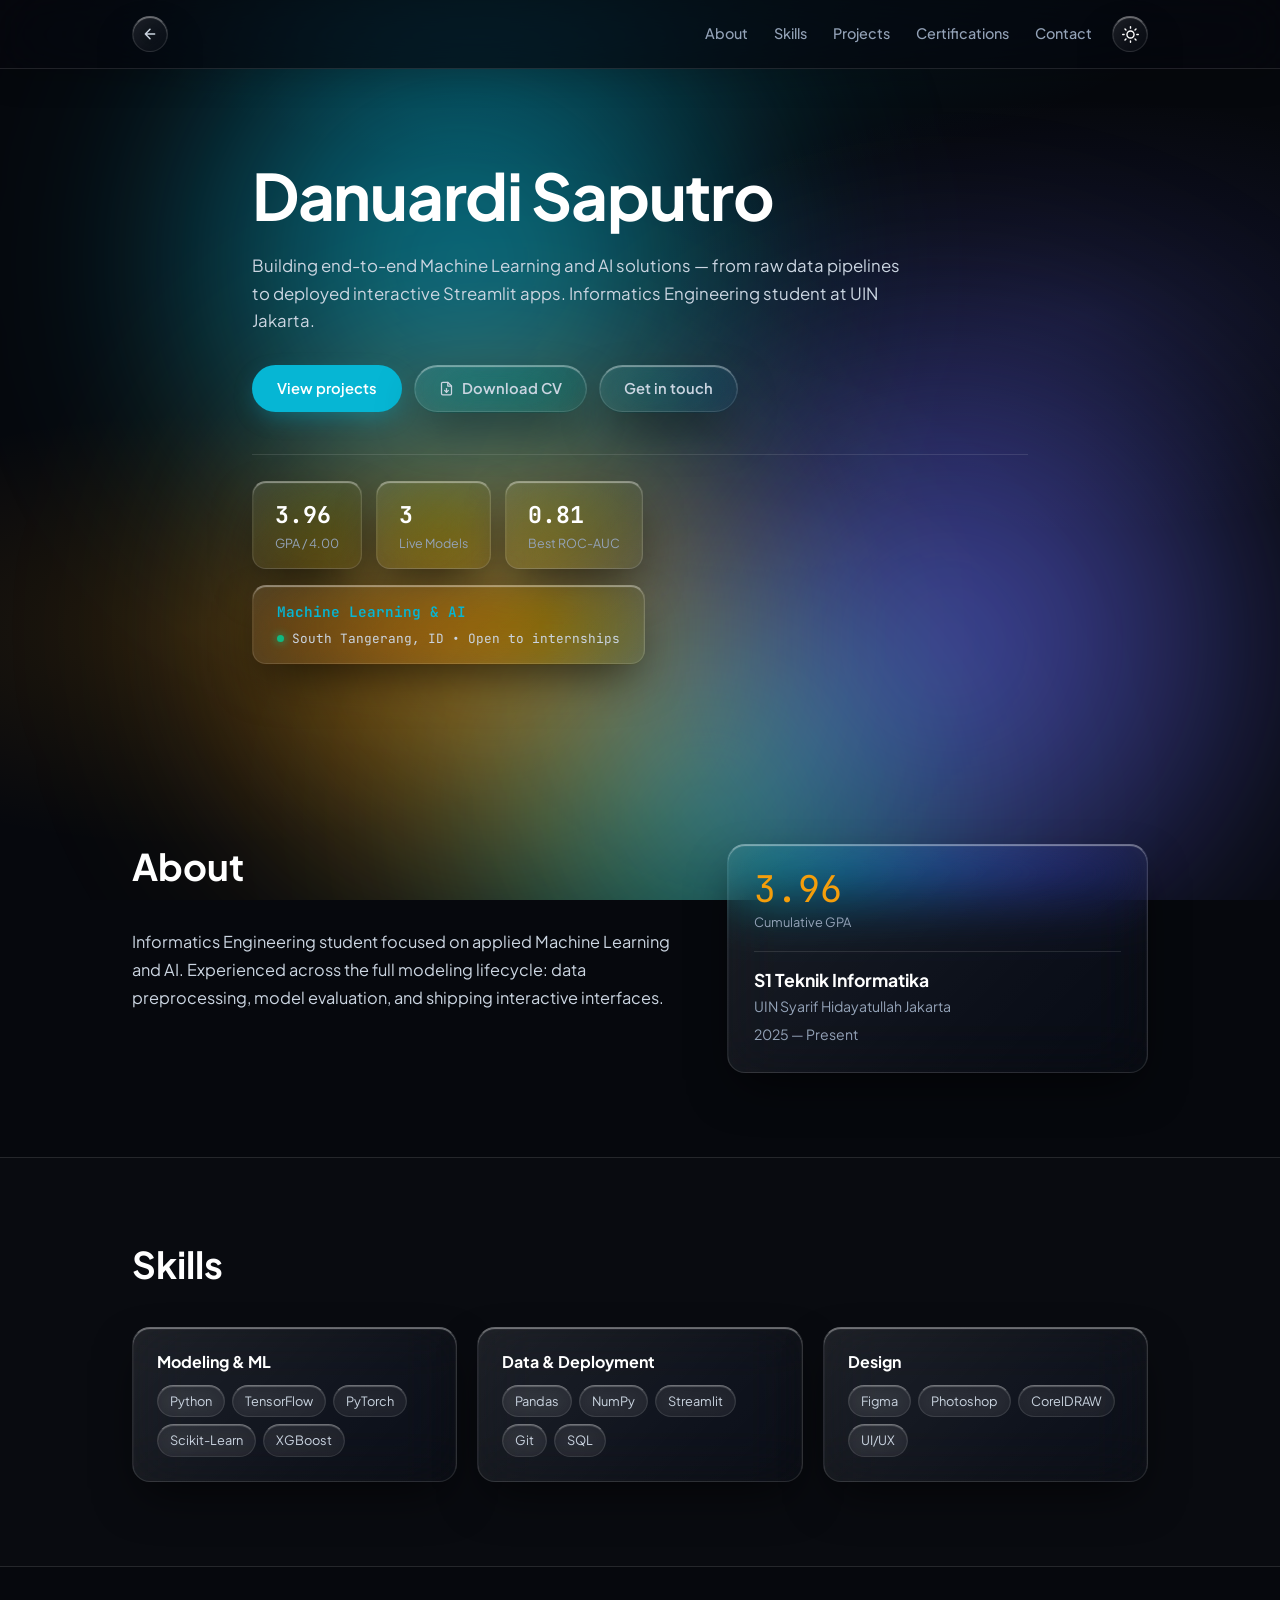
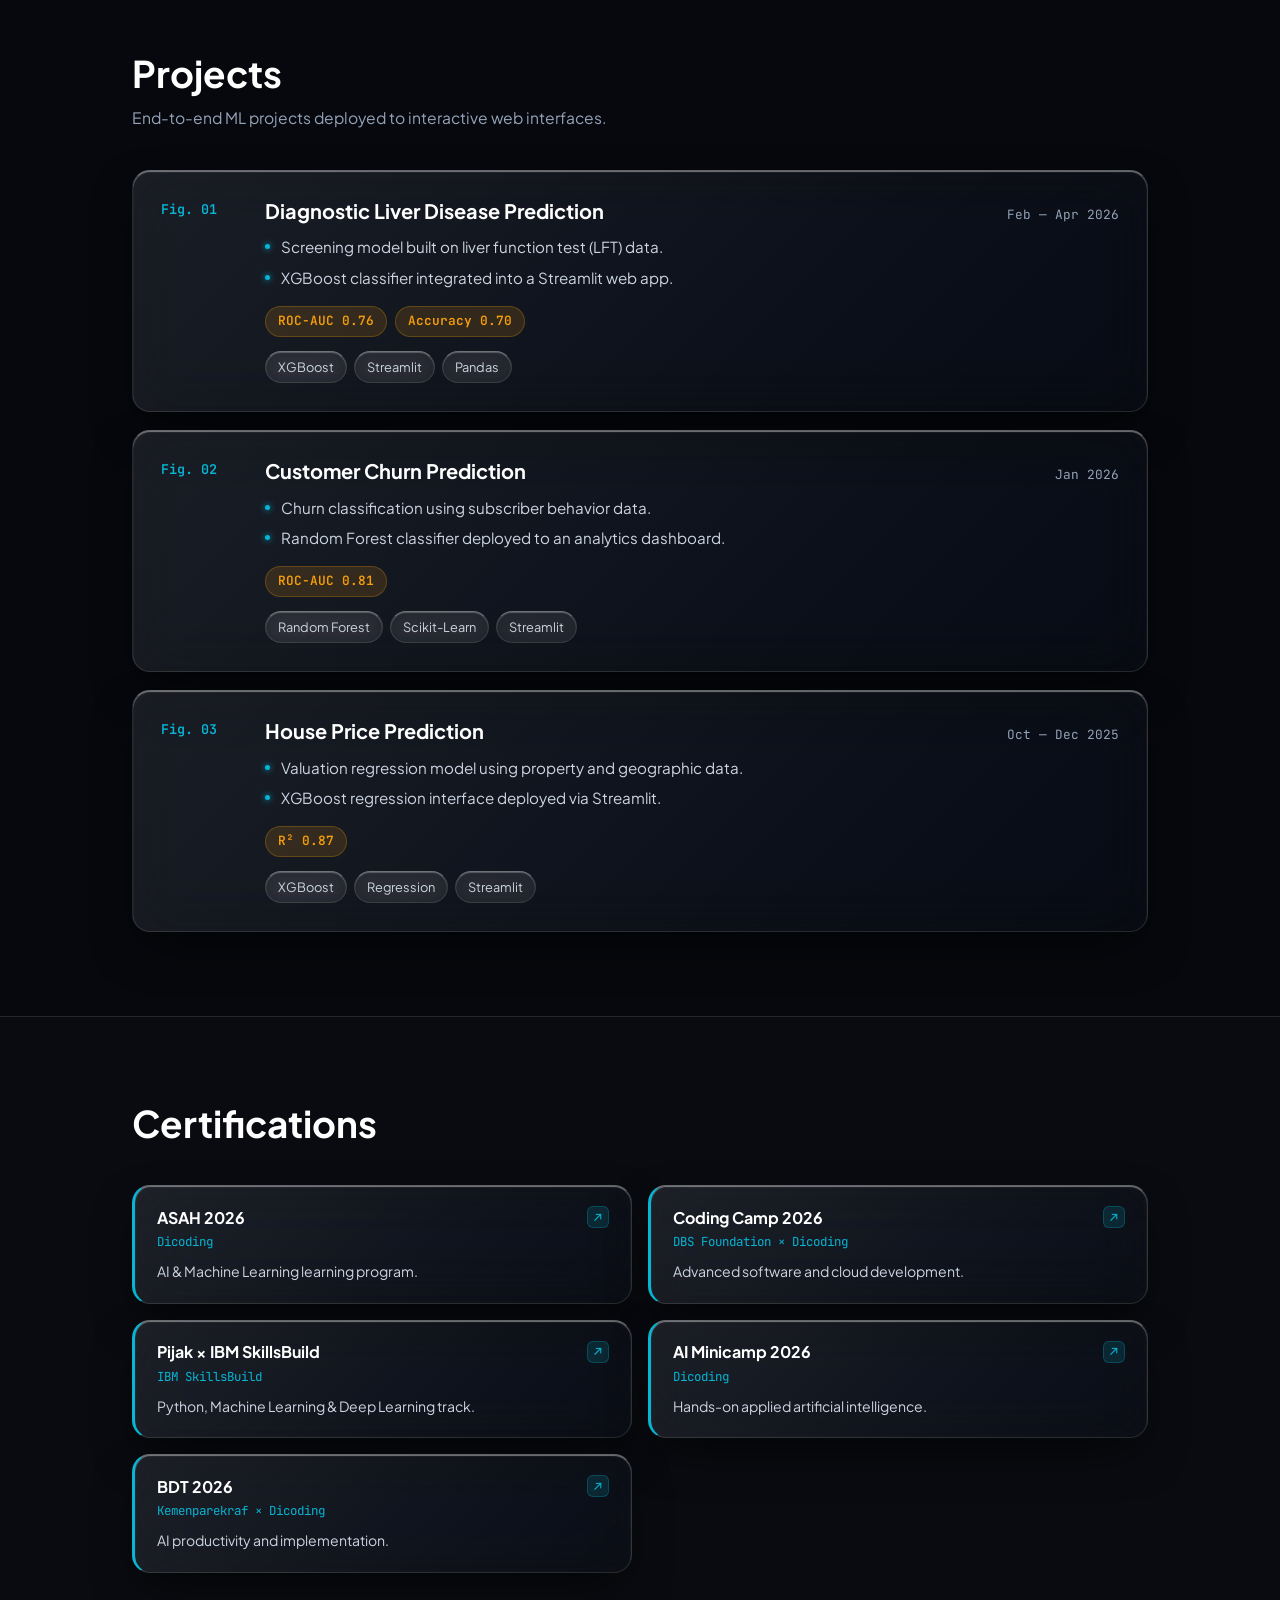
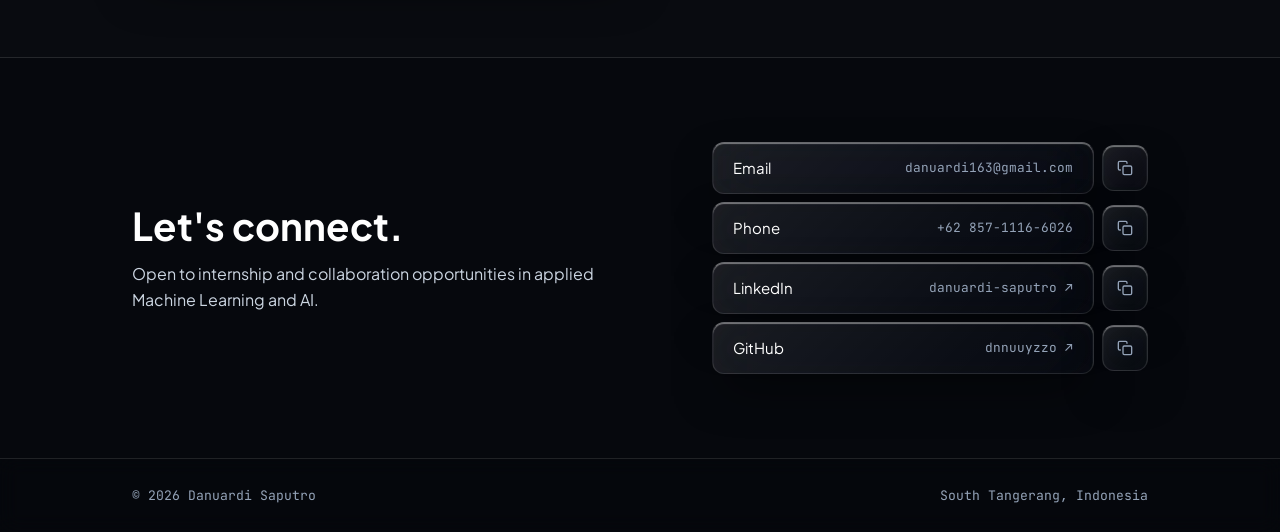
<file: Tugas Project Github/Danuardi Saputro/index.html>
<!DOCTYPE html>
<html lang="id">
<head>
<meta charset="UTF-8">
<meta name="viewport" content="width=device-width, initial-scale=1.0">
<title>Danuardi Saputro — Machine Learning &amp; AI</title>
<meta name="description" content="Portofolio Danuardi Saputro, mahasiswa Teknik Informatika dengan fokus Machine Learning dan AI.">
<link rel="preconnect" href="https://fonts.googleapis.com">
<link rel="preconnect" href="https://fonts.gstatic.com" crossorigin>
<link href="https://fonts.googleapis.com/css2?family=Plus+Jakarta+Sans:wght@400;500;600;700;800&family=JetBrains+Mono:wght@400;500;600;700&display=swap" rel="stylesheet">
<link rel="stylesheet" href="style.css">
<script>
  (function(){
    const saved = localStorage.getItem('danuardi-theme');
    if(saved){
      document.documentElement.setAttribute('data-theme', saved);
    } else {
      document.documentElement.setAttribute('data-theme', 'dark');
    }
  })();
</script>
</head>
<body>

<!-- Ambient Glowing Orbs (Dynamic Luminous Mesh) -->
<div class="ambient-glows" aria-hidden="true">
  <div class="glow-orb orb-1"></div>
  <div class="glow-orb orb-2"></div>
  <div class="glow-orb orb-3"></div>
  <div class="glow-orb orb-4"></div>
  <div class="orb-cursor" id="cursorGlow"></div>
</div>

<nav class="nav">
  <div class="wrap">
    <div class="brand-group">
      <a href="../index.html" class="back-link" title="Kembali ke Portal Kelompok 2" aria-label="Kembali ke Portal">
        <svg viewBox="0 0 24 24" fill="none" stroke="currentColor" stroke-width="2.2" stroke-linecap="round" stroke-linejoin="round"><path d="M19 12H5M12 19l-7-7 7-7"/></svg>
      </a>
    </div>
    <div class="nav-right">
      <div class="nav-links" id="navLinks">
        <a href="#about">About</a>
        <a href="#skills">Skills</a>
        <a href="#projects">Projects</a>
        <a href="#certifications">Certifications</a>
        <a href="#contact">Contact</a>
      </div>
      <button class="theme-toggle" id="themeToggle" aria-label="Ganti tema terang atau gelap" title="Toggle theme">
        <svg class="sun-icon" viewBox="0 0 24 24" fill="none" stroke="currentColor" stroke-width="2" stroke-linecap="round" stroke-linejoin="round"><circle cx="12" cy="12" r="5"/><line x1="12" y1="1" x2="12" y2="3"/><line x1="12" y1="21" x2="12" y2="23"/><line x1="4.22" y1="4.22" x2="5.64" y2="5.64"/><line x1="18.36" y1="18.36" x2="19.78" y2="19.78"/><line x1="1" y1="12" x2="3" y2="12"/><line x1="21" y1="12" x2="23" y2="12"/><line x1="4.22" y1="19.78" x2="5.64" y2="18.36"/><line x1="18.36" y1="5.64" x2="19.78" y2="4.22"/></svg>
        <svg class="moon-icon" viewBox="0 0 24 24" fill="none" stroke="currentColor" stroke-width="2" stroke-linecap="round" stroke-linejoin="round"><path d="M21 12.79A9 9 0 1 1 11.21 3 7 7 0 0 0 21 12.79z"/></svg>
      </button>
      <button class="menu-toggle" id="menuToggle" aria-label="Toggle menu"><span></span><span></span><span></span></button>
    </div>
  </div>
</nav>

<header class="hero" id="top">
  <div class="wrap">
    <div class="hero-content">
      <h1>Danuardi Saputro</h1>
      <p class="hero-lede">Building end-to-end Machine Learning and AI solutions — from raw data pipelines to deployed interactive Streamlit apps. Informatics Engineering student at UIN Jakarta.</p>
      <div class="hero-actions">
        <a href="#projects" class="btn btn-primary">View projects</a>
        <a href="CV_Danuardi_Saputro.pdf" target="_blank" rel="noopener" class="btn btn-ghost" title="Lihat dan unduh CV Danuardi Saputro (PDF)">
          <svg viewBox="0 0 24 24" width="15" height="15" fill="none" stroke="currentColor" stroke-width="2" stroke-linecap="round" stroke-linejoin="round"><path d="M14 2H6a2 2 0 0 0-2 2v16a2 2 0 0 0 2 2h12a2 2 0 0 0 2-2V8z"/><polyline points="14 2 14 8 20 8"/><line x1="12" y1="18" x2="12" y2="12"/><polyline points="9 15 12 18 15 15"/></svg>
          <span>Download CV</span>
        </a>
        <a href="#contact" class="btn btn-ghost">Get in touch</a>
      </div>
      <div class="hero-footer-bar">
        <div class="hero-stats">
          <div class="stat"><b>3.96</b><span>GPA / 4.00</span></div>
          <div class="stat"><b>3</b><span>Live Models</span></div>
          <div class="stat"><b>0.81</b><span>Best ROC-AUC</span></div>
        </div>
        <div class="hero-side-card">
          <span class="hero-side-role">Machine Learning &amp; AI</span>
          <span class="hero-side-status"><span class="status-dot"></span> South Tangerang, ID • Open to internships</span>
        </div>
      </div>
    </div>
  </div>
</header>

<section id="about">
  <div class="wrap">
    <div class="about-grid">
      <div>
        <div class="section-head">
          <h2>About</h2>
        </div>
        <p>Informatics Engineering student focused on applied Machine Learning and AI. Experienced across the full modeling lifecycle: data preprocessing, model evaluation, and shipping interactive interfaces.</p>
      </div>
      <div class="edu-card">
        <span class="gpa mono">3.96</span>
        <span class="gpa-label">Cumulative GPA</span>
        <hr>
        <h3>S1 Teknik Informatika</h3>
        <p class="meta">UIN Syarif Hidayatullah Jakarta</p>
        <p class="meta">2025 — Present</p>
      </div>
    </div>
  </div>
</section>

<section class="alt" id="skills">
  <div class="wrap">
    <div class="section-head">
      <h2>Skills</h2>
    </div>
    <div class="skill-cols">
      <div class="skill-card">
        <h3>Modeling &amp; ML</h3>
        <div class="tags">
          <span class="tag">Python</span>
          <span class="tag">TensorFlow</span>
          <span class="tag">PyTorch</span>
          <span class="tag">Scikit-Learn</span>
          <span class="tag">XGBoost</span>
        </div>
      </div>
      <div class="skill-card">
        <h3>Data &amp; Deployment</h3>
        <div class="tags">
          <span class="tag">Pandas</span>
          <span class="tag">NumPy</span>
          <span class="tag">Streamlit</span>
          <span class="tag">Git</span>
          <span class="tag">SQL</span>
        </div>
      </div>
      <div class="skill-card">
        <h3>Design</h3>
        <div class="tags">
          <span class="tag">Figma</span>
          <span class="tag">Photoshop</span>
          <span class="tag">CorelDRAW</span>
          <span class="tag">UI/UX</span>
        </div>
      </div>
    </div>
  </div>
</section>

<section id="projects">
  <div class="wrap">
    <div class="section-head">
      <h2>Projects</h2>
      <p>End-to-end ML projects deployed to interactive web interfaces.</p>
    </div>

    <div class="project">
      <span class="fig mono">Fig. 01</span>
      <div>
        <div class="project-head">
          <h3>Diagnostic Liver Disease Prediction</h3>
          <span class="date mono">Feb — Apr 2026</span>
        </div>
        <ul>
          <li>Screening model built on liver function test (LFT) data.</li>
          <li>XGBoost classifier integrated into a Streamlit web app.</li>
        </ul>
        <div class="metrics">
          <span class="metric">ROC-AUC 0.76</span>
          <span class="metric">Accuracy 0.70</span>
        </div>
        <div class="tags tools">
          <span class="tag">XGBoost</span>
          <span class="tag">Streamlit</span>
          <span class="tag">Pandas</span>
        </div>
      </div>
    </div>

    <div class="project">
      <span class="fig mono">Fig. 02</span>
      <div>
        <div class="project-head">
          <h3>Customer Churn Prediction</h3>
          <span class="date mono">Jan 2026</span>
        </div>
        <ul>
          <li>Churn classification using subscriber behavior data.</li>
          <li>Random Forest classifier deployed to an analytics dashboard.</li>
        </ul>
        <div class="metrics">
          <span class="metric">ROC-AUC 0.81</span>
        </div>
        <div class="tags tools">
          <span class="tag">Random Forest</span>
          <span class="tag">Scikit-Learn</span>
          <span class="tag">Streamlit</span>
        </div>
      </div>
    </div>

    <div class="project">
      <span class="fig mono">Fig. 03</span>
      <div>
        <div class="project-head">
          <h3>House Price Prediction</h3>
          <span class="date mono">Oct — Dec 2025</span>
        </div>
        <ul>
          <li>Valuation regression model using property and geographic data.</li>
          <li>XGBoost regression interface deployed via Streamlit.</li>
        </ul>
        <div class="metrics">
          <span class="metric">R² 0.87</span>
        </div>
        <div class="tags tools">
          <span class="tag">XGBoost</span>
          <span class="tag">Regression</span>
          <span class="tag">Streamlit</span>
        </div>
      </div>
    </div>
  </div>
</section>

<section class="alt" id="certifications">
  <div class="wrap">
    <div class="section-head">
      <h2>Certifications</h2>
    </div>
    <div class="cert-grid">
      <div class="cert">
        <div class="cert-head">
          <h3>ASAH 2026</h3>
          <span class="cert-verify" title="Official Credential">↗</span>
        </div>
        <span class="issuer mono">Dicoding</span>
        <p>AI &amp; Machine Learning learning program.</p>
      </div>
      <div class="cert">
        <div class="cert-head">
          <h3>Coding Camp 2026</h3>
          <span class="cert-verify" title="Official Credential">↗</span>
        </div>
        <span class="issuer mono">DBS Foundation × Dicoding</span>
        <p>Advanced software and cloud development.</p>
      </div>
      <div class="cert">
        <div class="cert-head">
          <h3>Pijak × IBM SkillsBuild</h3>
          <span class="cert-verify" title="Official Credential">↗</span>
        </div>
        <span class="issuer mono">IBM SkillsBuild</span>
        <p>Python, Machine Learning &amp; Deep Learning track.</p>
      </div>
      <div class="cert">
        <div class="cert-head">
          <h3>AI Minicamp 2026</h3>
          <span class="cert-verify" title="Official Credential">↗</span>
        </div>
        <span class="issuer mono">Dicoding</span>
        <p>Hands-on applied artificial intelligence.</p>
      </div>
      <div class="cert">
        <div class="cert-head">
          <h3>BDT 2026</h3>
          <span class="cert-verify" title="Official Credential">↗</span>
        </div>
        <span class="issuer mono">Kemenparekraf × Dicoding</span>
        <p>AI productivity and implementation.</p>
      </div>
    </div>
  </div>
</section>

<section id="contact">
  <div class="wrap contact-grid">
    <div>
      <h2>Let's connect.</h2>
      <p>Open to internship and collaboration opportunities in applied Machine Learning and AI.</p>
    </div>
    <div class="contact-list">
      <div class="contact-item">
        <a href="mailto:danuardi163@gmail.com" class="contact-link">Email <span>danuardi163@gmail.com</span></a>
        <button type="button" class="copy-btn" data-copy="danuardi163@gmail.com" aria-label="Salin email" title="Salin Email">
          <svg viewBox="0 0 24 24" fill="none" stroke="currentColor" stroke-width="2" stroke-linecap="round" stroke-linejoin="round"><rect x="9" y="9" width="13" height="13" rx="2" ry="2"/><path d="M5 15H4a2 2 0 0 1-2-2V4a2 2 0 0 1 2-2h9a2 2 0 0 1 2 2v1"/></svg>
        </button>
      </div>
      <div class="contact-item">
        <a href="tel:+6285711166026" class="contact-link">Phone <span>+62 857-1116-6026</span></a>
        <button type="button" class="copy-btn" data-copy="+6285711166026" aria-label="Salin nomor HP" title="Salin Nomor HP">
          <svg viewBox="0 0 24 24" fill="none" stroke="currentColor" stroke-width="2" stroke-linecap="round" stroke-linejoin="round"><rect x="9" y="9" width="13" height="13" rx="2" ry="2"/><path d="M5 15H4a2 2 0 0 1-2-2V4a2 2 0 0 1 2-2h9a2 2 0 0 1 2 2v1"/></svg>
        </button>
      </div>
      <div class="contact-item">
        <a href="https://www.linkedin.com/in/danuardi-saputro" target="_blank" rel="noopener" class="contact-link">LinkedIn <span>danuardi-saputro ↗</span></a>
        <button type="button" class="copy-btn" data-copy="https://www.linkedin.com/in/danuardi-saputro" aria-label="Salin tautan LinkedIn" title="Salin Tautan LinkedIn">
          <svg viewBox="0 0 24 24" fill="none" stroke="currentColor" stroke-width="2" stroke-linecap="round" stroke-linejoin="round"><rect x="9" y="9" width="13" height="13" rx="2" ry="2"/><path d="M5 15H4a2 2 0 0 1-2-2V4a2 2 0 0 1 2-2h9a2 2 0 0 1 2 2v1"/></svg>
        </button>
      </div>
      <div class="contact-item">
        <a href="https://github.com/dnnuuyzzo" target="_blank" rel="noopener" class="contact-link">GitHub <span>dnnuuyzzo ↗</span></a>
        <button type="button" class="copy-btn" data-copy="https://github.com/dnnuuyzzo" aria-label="Salin tautan GitHub" title="Salin Tautan GitHub">
          <svg viewBox="0 0 24 24" fill="none" stroke="currentColor" stroke-width="2" stroke-linecap="round" stroke-linejoin="round"><rect x="9" y="9" width="13" height="13" rx="2" ry="2"/><path d="M5 15H4a2 2 0 0 1-2-2V4a2 2 0 0 1 2-2h9a2 2 0 0 1 2 2v1"/></svg>
        </button>
      </div>
    </div>
  </div>
</section>

<div class="toast" id="toast" role="status" aria-live="polite">Tersalin ke clipboard! ✓</div>

<footer>
  <div class="wrap">
    <span>© 2026 Danuardi Saputro</span>
    <span>South Tangerang, Indonesia</span>
  </div>
</footer>

<script>
  // Mobile Nav Toggle
  const toggle = document.getElementById('menuToggle');
  const links = document.getElementById('navLinks');
  if (toggle && links) {
    toggle.addEventListener('click', () => links.classList.toggle('open'));
    links.querySelectorAll('a').forEach(a => a.addEventListener('click', () => links.classList.remove('open')));
  }

  // Theme Toggle (Dark / Light Mode)
  const themeToggle = document.getElementById('themeToggle');
  themeToggle?.addEventListener('click', () => {
    const currentTheme = document.documentElement.getAttribute('data-theme') || 'dark';
    const nextTheme = currentTheme === 'dark' ? 'light' : 'dark';
    document.documentElement.setAttribute('data-theme', nextTheme);
    localStorage.setItem('danuardi-theme', nextTheme);
  });

  // One-Click Copy to Clipboard
  const toast = document.getElementById('toast');
  let toastTimer;
  document.querySelectorAll('.copy-btn').forEach(btn => {
    btn.addEventListener('click', async (e) => {
      e.preventDefault();
      const textToCopy = btn.getAttribute('data-copy');
      if (!textToCopy) return;
      try {
        await navigator.clipboard.writeText(textToCopy);
        btn.classList.add('copied');
        const origSvg = btn.innerHTML;
        btn.innerHTML = `<svg viewBox="0 0 24 24" fill="none" stroke="currentColor" stroke-width="2.5" stroke-linecap="round" stroke-linejoin="round"><polyline points="20 6 9 17 4 12"/></svg>`;
        
        if (toast) {
          toast.textContent = `Tersalin: ${textToCopy} ✓`;
          toast.classList.add('show');
          clearTimeout(toastTimer);
          toastTimer = setTimeout(() => toast.classList.remove('show'), 2200);
        }

        setTimeout(() => {
          btn.classList.remove('copied');
          btn.innerHTML = origSvg;
        }, 1800);
      } catch (err) {
        console.error('Copy failed', err);
      }
    });
  });

  // Interactive Cursor Light (Smooth Glass Illumination)
  const cursorGlow = document.getElementById('cursorGlow');
  if (cursorGlow && window.matchMedia('(pointer: fine)').matches) {
    let mouseX = window.innerWidth / 2;
    let mouseY = window.innerHeight / 2;
    let currentX = mouseX;
    let currentY = mouseY;
    let isMoving = false;

    window.addEventListener('pointermove', (e) => {
      mouseX = e.clientX;
      mouseY = e.clientY;
      if (!isMoving) {
        cursorGlow.classList.add('active');
        isMoving = true;
      }
    });

    window.addEventListener('pointerleave', () => {
      cursorGlow.classList.remove('active');
      isMoving = false;
    });

    function renderCursor() {
      currentX += (mouseX - currentX) * 0.09;
      currentY += (mouseY - currentY) * 0.09;
      cursorGlow.style.transform = `translate(${currentX}px, ${currentY}px)`;
      requestAnimationFrame(renderCursor);
    }
    requestAnimationFrame(renderCursor);
  }
</script>
</body>
</html>
</file>
<file: style.css>
/* ============================================================
   Hub / Landing — Tugas Project Github (Kelompok 2)
   Design concept: exhibition-catalog directory. Each entry is
   tinted with that person's own portfolio accent colour, so the
   hub visually previews the three different sites it links to.
   ============================================================ */

@import url('https://fonts.googleapis.com/css2?family=Fraunces:opsz,wght@9..144,400;9..144,500;9..144,600&family=Inter:wght@400;500;600&display=swap');

:root{
  --bg: #15131A;
  --surface: #1C1A22;
  --ink: #F3EFEA;
  --ink-soft: #A79E97;
  --line: #322E38;
  --danuardi: #DE8C2B;
  --anugrah: #FF5B3C;
  --azwar: #34D6C0;
  --max: 780px;
}

*, *::before, *::after{ box-sizing: border-box; }

body{
  margin: 0;
  min-height: 100vh;
  background: var(--bg);
  color: var(--ink);
  font-family: 'Inter', system-ui, sans-serif;
  display: flex;
  align-items: center;
}

h1{
  font-family: 'Fraunces', Georgia, serif;
  font-weight: 500;
  margin: 0;
}

p{ margin: 0; }
a{ color: inherit; text-decoration: none; }
ul{ list-style: none; margin: 0; padding: 0; }

.page{
  max-width: var(--max);
  margin: 0 auto;
  padding: 90px 32px;
  width: 100%;
}

.eyebrow{
  color: var(--ink-soft);
  font-size: 0.92rem;
}

h1{
  font-size: clamp(2rem, 5vw, 2.7rem);
  margin-top: 10px;
}

.intro{
  color: var(--ink-soft);
  margin-top: 18px;
  max-width: 46ch;
  font-size: 1.02rem;
  line-height: 1.6;
}

.directory{
  margin-top: 56px;
  border-top: 1px solid var(--line);
}

.entry{
  display: flex;
  align-items: center;
  gap: 26px;
  padding: 26px 4px;
  border-bottom: 1px solid var(--line);
  border-left: 2px solid transparent;
  position: relative;
  transition: border-color .2s ease, padding-left .2s ease, background .2s ease;
}
.entry:hover{
  padding-left: 18px;
  background: rgba(255,255,255,0.02);
}
.entry[data-accent="danuardi"]:hover{ border-left-color: var(--danuardi); }
.entry[data-accent="anugrah"]:hover{ border-left-color: var(--anugrah); }
.entry[data-accent="azwar"]:hover{ border-left-color: var(--azwar); }

.entry .num{
  font-family: 'Fraunces', serif;
  font-size: 1rem;
  color: var(--ink-soft);
  width: 28px;
  flex-shrink: 0;
}

.entry .dot{
  width: 9px; height: 9px;
  border-radius: 50%;
  flex-shrink: 0;
}
.entry[data-accent="danuardi"] .dot{ background: var(--danuardi); }
.entry[data-accent="anugrah"] .dot{ background: var(--anugrah); }
.entry[data-accent="azwar"] .dot{ background: var(--azwar); }

.entry-body{ flex: 1; min-width: 0; }
.entry-body .name{
  font-family: 'Fraunces', serif;
  font-size: 1.35rem;
  font-weight: 500;
}
.entry-body .role{
  color: var(--ink-soft);
  font-size: 0.94rem;
  margin-top: 4px;
  display: block;
}

.entry .go{
  flex-shrink: 0;
  width: 34px; height: 34px;
  border-radius: 50%;
  border: 1px solid var(--line);
  display: flex; align-items: center; justify-content: center;
  transition: transform .2s ease, border-color .2s ease;
}
.entry:hover .go{ transform: translateX(3px); }
.entry[data-accent="danuardi"]:hover .go{ border-color: var(--danuardi); }
.entry[data-accent="anugrah"]:hover .go{ border-color: var(--anugrah); }
.entry[data-accent="azwar"]:hover .go{ border-color: var(--azwar); }
.entry .go svg{ width: 15px; height: 15px; }

footer{
  margin-top: 56px;
  color: var(--ink-soft);
  font-size: 0.85rem;
}

@media (max-width: 560px){
  .page{ padding: 60px 22px; }
  .entry{ gap: 16px; }
  .entry .num{ display: none; }
  .entry-body .name{ font-size: 1.15rem; }
}

@media (prefers-reduced-motion: reduce){
  *{ transition-duration: 0.01ms !important; }
}

a:focus-visible{ outline: 2px solid var(--ink-soft); outline-offset: 3px; }
</file>
<file: Tugas Project Github/style.css>
/* ============================================================
   Hub / Landing — Tugas Project Github (Kelompok 2)
   Design concept: exhibition-catalog directory. Each entry is
   tinted with that person's own portfolio accent colour, so the
   hub visually previews the three different sites it links to.
   ============================================================ */

@import url('https://fonts.googleapis.com/css2?family=Fraunces:opsz,wght@9..144,400;9..144,500;9..144,600&family=Inter:wght@400;500;600&display=swap');

:root{
  --bg: #15131A;
  --surface: #1C1A22;
  --ink: #F3EFEA;
  --ink-soft: #A79E97;
  --line: #322E38;
  --danuardi: #06B6D4;
  --anugrah: #FF5B3C;
  --azwar: #34D6C0;
  --max: 780px;
}

*, *::before, *::after{ box-sizing: border-box; }

body{
  margin: 0;
  min-height: 100vh;
  background: var(--bg);
  color: var(--ink);
  font-family: 'Inter', system-ui, sans-serif;
  display: flex;
  align-items: center;
}

h1{
  font-family: 'Fraunces', Georgia, serif;
  font-weight: 500;
  margin: 0;
}

p{ margin: 0; }
a{ color: inherit; text-decoration: none; }
ul{ list-style: none; margin: 0; padding: 0; }

.page{
  max-width: var(--max);
  margin: 0 auto;
  padding: 90px 32px;
  width: 100%;
}

.eyebrow{
  color: var(--ink-soft);
  font-size: 0.84rem;
  letter-spacing: 0.06em;
  text-transform: uppercase;
}

h1{
  font-size: clamp(2.4rem, 8vw, 3.4rem);
  font-weight: 500;
  line-height: 1.1;
  margin-top: 8px;
  letter-spacing: -0.02em;
}

.directory{
  margin-top: 48px;
  border-top: 1px solid var(--line);
}

.entry{
  display: flex;
  align-items: center;
  gap: 20px;
  padding: 24px 6px;
  border-bottom: 1px solid var(--line);
  border-left: 2px solid transparent;
  position: relative;
  transition: border-color .2s ease, padding-left .2s ease, background .2s ease;
}
.entry:hover{
  padding-left: 16px;
  background: rgba(255,255,255,0.02);
}
.entry[data-accent="danuardi"]:hover{ border-left-color: var(--danuardi); }
.entry[data-accent="anugrah"]:hover{ border-left-color: var(--anugrah); }
.entry[data-accent="azwar"]:hover{ border-left-color: var(--azwar); }

.entry .dot{
  width: 9px; height: 9px;
  border-radius: 50%;
  flex-shrink: 0;
}
.entry[data-accent="danuardi"] .dot{ background: var(--danuardi); }
.entry[data-accent="anugrah"] .dot{ background: var(--anugrah); }
.entry[data-accent="azwar"] .dot{ background: var(--azwar); }

.entry-body{ flex: 1; min-width: 0; }
.entry-body .name{
  font-family: 'Fraunces', serif;
  font-size: 1.35rem;
  font-weight: 500;
}
.entry-body .role{
  color: var(--ink-soft);
  font-size: 0.94rem;
  margin-top: 4px;
  display: block;
}

.entry .go{
  flex-shrink: 0;
  width: 34px; height: 34px;
  border-radius: 50%;
  border: 1px solid var(--line);
  display: flex; align-items: center; justify-content: center;
  transition: transform .2s ease, border-color .2s ease;
}
.entry:hover .go{ transform: translateX(3px); }
.entry[data-accent="danuardi"]:hover .go{ border-color: var(--danuardi); }
.entry[data-accent="anugrah"]:hover .go{ border-color: var(--anugrah); }
.entry[data-accent="azwar"]:hover .go{ border-color: var(--azwar); }
.entry .go svg{ width: 15px; height: 15px; }

footer{
  margin-top: 56px;
  color: var(--ink-soft);
  font-size: 0.85rem;
}

@media (max-width: 560px){
  .page{ padding: 60px 22px; }
  h1{ font-size: 2.4rem; }
  .entry{ gap: 16px; }
  .entry-body .name{ font-size: 1.15rem; }
}

@media (prefers-reduced-motion: reduce){
  *{ transition-duration: 0.01ms !important; }
}

a:focus-visible{ outline: 2px solid var(--ink-soft); outline-offset: 3px; }
</file>
<file: Tugas Project Github/Anugrah Linson Putra Aditama/style.css>
/* ============================================================
   Anugrah Linson Putra Aditama — Portfolio
   Design concept: riso-print poster studio. Warm paper base,
   flat saturated poster inks (flame / cobalt / yellow), hard
   sticker-style offset shadows instead of soft blur, bold
   condensed display type for headlines.
   ============================================================ */

@import url('https://fonts.googleapis.com/css2?family=Bricolage+Grotesque:opsz,wght@12..96,500;12..96,700;12..96,800&family=Inter:wght@400;500;600;700&display=swap');

:root{
  --paper: #FAF5EA;
  --ink: #1B1912;
  --ink-soft: #5B5646;
  --flame: #FF5B3C;
  --cobalt: #1257C4;
  --yellow: #FFC93C;
  --surface: #FFFFFF;
  --border: #1B1912;
  --max: 1140px;
}

*, *::before, *::after{ box-sizing: border-box; }
html{ scroll-behavior: smooth; }

body{
  margin: 0;
  background: var(--paper);
  color: var(--ink);
  font-family: 'Inter', system-ui, sans-serif;
  font-size: 16px;
  line-height: 1.6;
}

h1, h2, h3{
  font-family: 'Bricolage Grotesque', sans-serif;
  font-weight: 800;
  line-height: 1.05;
  margin: 0;
  letter-spacing: -0.01em;
}

p{ margin: 0; }
a{ color: inherit; text-decoration: none; }
ul{ list-style: none; margin: 0; padding: 0; }

.wrap{
  max-width: var(--max);
  margin: 0 auto;
  padding: 0 32px;
}

section{ padding: 100px 0; }
.section-head{ max-width: 560px; margin-bottom: 44px; }
.section-head .num{
  font-weight: 700;
  color: var(--flame);
  font-size: 0.95rem;
  margin-bottom: 8px;
  display: block;
}
.section-head h2{ font-size: clamp(1.8rem, 3.4vw, 2.6rem); }
.section-head p{ color: var(--ink-soft); margin-top: 14px; font-size: 1.02rem; }

/* sticker offset-shadow, used consistently as the site's signature device */
.sticker{
  background: var(--surface);
  border: 2px solid var(--border);
  border-radius: 14px;
  box-shadow: 6px 6px 0 var(--ink);
  transition: transform .18s ease, box-shadow .18s ease;
}
.sticker:hover{ transform: translate(-2px,-2px); box-shadow: 8px 8px 0 var(--ink); }

/* ---------- Nav ---------- */
.nav{
  position: sticky;
  top: 0;
  z-index: 50;
  background: rgba(250, 245, 234, 0.9);
  backdrop-filter: blur(8px);
  border-bottom: 2px solid var(--border);
}
.nav .wrap{
  display: flex;
  align-items: center;
  justify-content: space-between;
  height: 78px;
}
.nav-brand-group{
  display: flex;
  align-items: center;
  gap: 14px;
}
.back-link{
  display: inline-flex;
  align-items: center;
  justify-content: center;
  width: 38px;
  height: 38px;
  background: var(--surface);
  border: 2px solid var(--border);
  border-radius: 50%;
  box-shadow: 3px 3px 0 var(--ink);
  color: var(--ink);
  transition: transform .18s ease, box-shadow .18s ease, background-color .18s ease;
  flex-shrink: 0;
}
.back-link svg{ width: 18px; height: 18px; }
.back-link:hover{
  background: var(--yellow);
  transform: translate(-2px, -2px);
  box-shadow: 5px 5px 0 var(--ink);
}
.brand{
  display: flex; align-items: center; gap: 10px;
  font-family: 'Bricolage Grotesque', sans-serif;
  font-weight: 800; font-size: 1.1rem;
}
.brand .mark{
  width: 36px; height: 36px;
  background: var(--flame);
  border: 2px solid var(--border);
  border-radius: 50%;
  display: flex; align-items: center; justify-content: center;
  font-size: 0.85rem; color: #fff;
}
.nav-links{ display: flex; align-items: center; gap: 30px; }
.nav-links a{ font-size: 0.95rem; font-weight: 500; }
.nav-links a:hover{ color: var(--flame); }
.nav-cta{
  background: var(--ink);
  color: var(--paper) !important;
  padding: 10px 18px;
  border-radius: 999px;
  font-weight: 600 !important;
}
.menu-toggle{ display: none; }

/* ---------- Hero ---------- */
.hero{ padding: 70px 0 110px; position: relative; overflow: hidden; }
.hero-shapes{
  position: absolute; inset: 0; z-index: 0; pointer-events: none;
}
.hero-shapes .c1, .hero-shapes .c2, .hero-shapes .c3{
  position: absolute; border-radius: 50%;
  mix-blend-mode: multiply;
}
.hero-shapes .c1{ width: 340px; height: 340px; background: var(--yellow); top: -80px; right: 60px; }
.hero-shapes .c2{ width: 220px; height: 220px; background: var(--flame); top: 40px; right: -40px; opacity: .85; }
.hero-shapes .c3{ width: 160px; height: 160px; background: var(--cobalt); top: 260px; right: 220px; opacity: .8; }

.hero .wrap{ position: relative; z-index: 1; }
.hero-role{
  display: inline-block;
  background: var(--yellow);
  border: 2px solid var(--border);
  border-radius: 999px;
  padding: 7px 16px;
  font-weight: 600;
  font-size: 0.88rem;
  margin-bottom: 26px;
}
.hero h1{
  font-size: clamp(2.6rem, 6vw, 4.6rem);
  max-width: 12ch;
}
.hero-lede{
  margin-top: 24px;
  max-width: 50ch;
  color: var(--ink-soft);
  font-size: 1.1rem;
}
.hero-actions{ display: flex; gap: 16px; margin-top: 36px; flex-wrap: wrap; }
.btn{
  display: inline-flex; align-items: center; gap: 8px;
  padding: 14px 26px;
  border-radius: 999px;
  font-weight: 600;
  font-size: 0.96rem;
  border: 2px solid var(--border);
  transition: transform .18s ease, box-shadow .18s ease;
}
.btn-primary{ background: var(--flame); color: #fff; box-shadow: 5px 5px 0 var(--ink); }
.btn-primary:hover{ transform: translate(-2px,-2px); box-shadow: 7px 7px 0 var(--ink); }
.btn-ghost{ background: var(--surface); box-shadow: 5px 5px 0 var(--ink); }
.btn-ghost:hover{ transform: translate(-2px,-2px); box-shadow: 7px 7px 0 var(--ink); }

/* ---------- About ---------- */
.about-grid{
  display: grid;
  grid-template-columns: 1.3fr 1fr;
  gap: 50px;
  align-items: start;
}
.about-grid p{ color: var(--ink-soft); font-size: 1.05rem; }
.about-grid p + p{ margin-top: 16px; }
.edu-card{ padding: 30px; }
.edu-card .ipk{ font-size: 2.6rem; font-weight: 800; color: var(--cobalt); font-family: 'Bricolage Grotesque'; }
.edu-card .ipk-label{ font-size: 0.85rem; color: var(--ink-soft); display: block; margin-top: 2px; }
.edu-card hr{ border: none; border-top: 2px dashed var(--border); margin: 20px 0; opacity: .3;}
.edu-card h3{ font-size: 1.05rem; font-weight: 700; }
.edu-card .meta{ color: var(--ink-soft); font-size: 0.92rem; margin-top: 6px; }
.edu-card .org{ margin-top: 14px; font-size: 0.88rem; color: var(--ink-soft); }

/* ---------- Experience ---------- */
.exp{ padding: 28px 30px; margin-bottom: 20px; }
.exp-head{ display: flex; justify-content: space-between; align-items: baseline; flex-wrap: wrap; gap: 10px; }
.exp h3{ font-size: 1.2rem; }
.exp .role{ color: var(--flame); font-weight: 600; font-size: 0.95rem; margin-top: 2px; display:block; }
.exp .when{ font-size: 0.85rem; color: var(--ink-soft); font-weight: 600; }
.exp ul{ margin-top: 14px; }
.exp li{ color: var(--ink-soft); padding-left: 18px; position: relative; margin-top: 8px; }
.exp li::before{ content: '●'; position: absolute; left: 0; color: var(--cobalt); font-size: 0.6rem; top: 6px; }
.badge{
  display: inline-block; margin-top: 14px;
  background: var(--yellow); border: 2px solid var(--border);
  border-radius: 999px; padding: 6px 14px; font-size: 0.82rem; font-weight: 700;
}

/* ---------- Projects ---------- */
.project-grid{ display: grid; grid-template-columns: 1fr 1fr; gap: 24px; }
.ptile{ padding: 30px; display: flex; flex-direction: column; gap: 14px; }
.ptile .icon{
  width: 52px; height: 52px; border-radius: 12px;
  display: flex; align-items: center; justify-content: center;
  font-family: 'Bricolage Grotesque'; font-weight: 800; font-size: 1.3rem; color: #fff;
  border: 2px solid var(--border);
}
.ptile:nth-child(1) .icon{ background: var(--flame); }
.ptile:nth-child(2) .icon{ background: var(--cobalt); }
.ptile h3{ font-size: 1.2rem; }
.ptile p{ color: var(--ink-soft); font-size: 0.98rem; }
.tags{ display: flex; flex-wrap: wrap; gap: 8px; margin-top: 4px; }
.tag{
  font-size: 0.8rem; font-weight: 600;
  padding: 5px 12px; border-radius: 999px;
  border: 2px solid var(--border);
  background: var(--paper);
}

/* ---------- Skills ---------- */
.skill-cols{ display: grid; grid-template-columns: repeat(3, 1fr); gap: 22px; }
.skill-card{ padding: 26px; }
.skill-card h3{ font-family: 'Inter'; font-weight: 700; font-size: 0.96rem; margin-bottom: 14px; }

/* ---------- Contact ---------- */
.contact{ position: relative; overflow: hidden; }
.contact-inner{
  padding: 60px;
  position: relative; z-index: 1;
}
.contact h2{ font-size: clamp(2rem, 4vw, 2.8rem); max-width: 14ch; }
.contact p{ color: var(--ink-soft); margin-top: 14px; max-width: 48ch; font-size: 1.05rem; }
.contact-links{ display: flex; flex-wrap: wrap; gap: 14px; margin-top: 32px; }
.contact-links a{
  background: var(--paper);
  border: 2px solid var(--border);
  border-radius: 999px;
  padding: 12px 22px;
  font-weight: 600;
  box-shadow: 4px 4px 0 var(--ink);
  transition: transform .18s ease, box-shadow .18s ease;
}
.contact-links a:hover{ transform: translate(-2px,-2px); box-shadow: 6px 6px 0 var(--ink); background: var(--yellow); }

footer{ padding: 30px 0; }
footer .wrap{ display: flex; justify-content: space-between; color: var(--ink-soft); font-size: 0.85rem; font-weight: 500; }

/* ---------- Responsive ---------- */
@media (max-width: 900px){
  .about-grid{ grid-template-columns: 1fr; }
  .project-grid{ grid-template-columns: 1fr; }
  .skill-cols{ grid-template-columns: 1fr 1fr; }
  .contact-inner{ padding: 40px 30px; }
}
@media (max-width: 640px){
  section{ padding: 64px 0; }
  .wrap{ padding: 0 20px; }
  .nav-brand-group{ gap: 10px; }
  .brand{ font-size: 0.92rem; }
  .brand .mark{ width: 32px; height: 32px; font-size: 0.78rem; }
  .back-link{ width: 34px; height: 34px; }
  .back-link svg{ width: 16px; height: 16px; }
  .nav-links{
    position: fixed; top: 78px; left: 0; right: 0;
    background: var(--paper);
    border-bottom: 2px solid var(--border);
    flex-direction: column; align-items: flex-start;
    padding: 20px 24px 28px; gap: 18px;
    transform: translateY(-120%); transition: transform .25s ease;
  }
  .nav-links.open{ transform: translateY(0); }
  .menu-toggle{ display: flex; flex-direction: column; gap: 5px; background: none; border: none; cursor: pointer; padding: 6px; }
  .menu-toggle span{ width: 22px; height: 2px; background: var(--ink); }
  .skill-cols{ grid-template-columns: 1fr; }
  .hero-shapes .c1{ width: 220px; height: 220px; }
  .hero-shapes .c2{ width: 150px; height: 150px; }
  .hero-shapes .c3{ display: none; }
}

@media (prefers-reduced-motion: reduce){
  *{ transition-duration: 0.01ms !important; }
}

a:focus-visible, button:focus-visible{ outline: 2px solid var(--cobalt); outline-offset: 3px; }
</file>
<file: Tugas Project Github/Azwar-Riansyah/style.css>
/* ============================================================
   Azwar Riansyah — Portfolio
   Design concept: data engineering terminal / schema view.
   Deep slate background with a faint dot-grid, signal-red and
   teal data accents, monospace for anything structural (field
   names, filenames, stats), Space Grotesk for headlines.
   ============================================================ */

@import url('https://fonts.googleapis.com/css2?family=Space+Grotesk:wght@500;600;700&family=Inter:wght@400;500;600&family=JetBrains+Mono:wght@400;500;600&display=swap');

:root{
  --bg: #121821;
  --surface: #1A222D;
  --surface-2: #212B38;
  --ink: #E9EDF3;
  --ink-soft: #9AA6B8;
  --ink-faint: #667081;
  --signal: #FF6161;
  --signal-tint: rgba(255, 97, 97, 0.12);
  --teal: #34D6C0;
  --teal-tint: rgba(52, 214, 192, 0.12);
  --border: #2B3644;
  --max: 1120px;
  --radius: 10px;
}

*, *::before, *::after{ box-sizing: border-box; }
html{ scroll-behavior: smooth; }

body{
  margin: 0;
  background:
    radial-gradient(circle, rgba(255,255,255,0.05) 1px, transparent 1px) 0 0 / 26px 26px,
    var(--bg);
  color: var(--ink);
  font-family: 'Inter', system-ui, sans-serif;
  font-size: 16px;
  line-height: 1.65;
  -webkit-font-smoothing: antialiased;
}

h1, h2, h3{
  font-family: 'Space Grotesk', sans-serif;
  font-weight: 600;
  line-height: 1.15;
  color: var(--ink);
  margin: 0;
}
p{ margin: 0; }
a{ color: inherit; text-decoration: none; }
ul{ list-style: none; margin: 0; padding: 0; }
.mono{ font-family: 'JetBrains Mono', monospace; }

.wrap{ max-width: var(--max); margin: 0 auto; padding: 0 32px; }
section{ padding: 96px 0; }
section.alt{ background: rgba(255,255,255,0.015); border-top: 1px solid var(--border); border-bottom: 1px solid var(--border); }

.section-head{ max-width: 620px; margin-bottom: 46px; }
.section-head .tag-label{
  font-family: 'JetBrains Mono', monospace;
  color: var(--teal);
  font-size: 0.82rem;
  margin-bottom: 10px;
  display: block;
}
.section-head h2{ font-size: clamp(1.7rem, 3vw, 2.3rem); }
.section-head p{ color: var(--ink-soft); margin-top: 14px; }

/* ---------- Nav ---------- */
.nav{
  position: sticky; top: 0; z-index: 50;
  background: rgba(18, 24, 33, 0.85);
  backdrop-filter: blur(10px);
  border-bottom: 1px solid var(--border);
}
.nav .wrap{ display: flex; align-items: center; justify-content: space-between; height: 70px; }
.nav-brand-group{
  display: flex;
  align-items: center;
  gap: 14px;
}
.back-link{
  display: inline-flex;
  align-items: center;
  justify-content: center;
  width: 36px;
  height: 36px;
  border-radius: 8px;
  background: var(--surface);
  border: 1px solid var(--border);
  color: var(--ink-soft);
  transition: all .2s ease;
  flex-shrink: 0;
}
.back-link svg{ width: 16px; height: 16px; }
.back-link:hover{
  background: var(--surface-2);
  border-color: var(--teal);
  color: var(--teal);
  transform: translateX(-2px);
}
.brand{ display: flex; align-items: center; gap: 10px; font-family: 'JetBrains Mono', monospace; font-size: 0.95rem; color: var(--ink); }
.brand .dot{ width: 9px; height: 9px; border-radius: 50%; background: var(--signal); }
.nav-links{ display: flex; align-items: center; gap: 30px; }
.nav-links a{ font-size: 0.92rem; color: var(--ink-soft); transition: color .2s ease; }
.nav-links a:hover{ color: var(--ink); }
.nav-cta{
  background: var(--teal); color: #08211D !important; font-weight: 600;
  padding: 9px 18px; border-radius: 7px; font-size: 0.88rem !important;
}
.menu-toggle{ display: none; }

/* ---------- Hero ---------- */
.hero{ padding: 74px 0 100px; }
.hero .wrap{ display: grid; grid-template-columns: 1.05fr 0.95fr; gap: 54px; align-items: center; }
.hero-role{ font-family: 'JetBrains Mono', monospace; color: var(--signal); font-size: 0.9rem; margin-bottom: 18px; display: block; }
.hero h1{ font-size: clamp(2.3rem, 4.4vw, 3.4rem); }
.hero-lede{ margin-top: 22px; max-width: 48ch; color: var(--ink-soft); font-size: 1.05rem; }
.hero-actions{ display: flex; gap: 14px; margin-top: 32px; flex-wrap: wrap; }
.btn{
  display: inline-flex; align-items: center; gap: 8px;
  padding: 13px 24px; border-radius: 8px; font-size: 0.94rem; font-weight: 600;
  transition: transform .2s ease, box-shadow .2s ease, background .2s ease, border-color .2s ease;
  border: 1px solid transparent;
}
.btn-primary{ background: var(--teal); color: #08211D; }
.btn-primary:hover{ transform: translateY(-2px); box-shadow: 0 14px 26px -12px rgba(52,214,192,0.45); }
.btn-ghost{ border-color: var(--border); color: var(--ink); background: var(--surface); }
.btn-ghost:hover{ border-color: var(--teal); }

/* terminal card */
.terminal{
  background: var(--surface);
  border: 1px solid var(--border);
  border-radius: 12px;
  overflow: hidden;
  box-shadow: 0 24px 50px -30px rgba(0,0,0,0.6);
}
.terminal-bar{
  display: flex; align-items: center; gap: 8px;
  padding: 12px 16px;
  background: var(--surface-2);
  border-bottom: 1px solid var(--border);
}
.terminal-bar span{ width: 10px; height: 10px; border-radius: 50%; }
.terminal-bar span:nth-child(1){ background: #FF6161; }
.terminal-bar span:nth-child(2){ background: #FFC93C; }
.terminal-bar span:nth-child(3){ background: #34D6C0; }
.terminal-bar .path{ margin-left: 10px; font-family: 'JetBrains Mono', monospace; font-size: 0.78rem; color: var(--ink-faint); }
.terminal-body{ padding: 24px 26px; font-family: 'JetBrains Mono', monospace; font-size: 0.9rem; }
.terminal-body .line{ margin-bottom: 12px; }
.terminal-body .prompt{ color: var(--teal); }
.terminal-body .out-key{ color: var(--ink-faint); }
.terminal-body .out-val{ color: var(--ink); }
.terminal-body .cursor{
  display: inline-block; width: 7px; height: 15px;
  background: var(--signal); margin-left: 2px;
  animation: blink 1.1s steps(1) infinite;
  vertical-align: -2px;
}
@keyframes blink{ 50%{ opacity: 0; } }

/* ---------- About / schema table ---------- */
.about-grid{ display: grid; grid-template-columns: 1.2fr 1fr; gap: 50px; align-items: start; }
.about-grid p{ color: var(--ink-soft); font-size: 1.03rem; }
.about-grid p + p{ margin-top: 16px; }

.schema{
  background: var(--surface); border: 1px solid var(--border); border-radius: var(--radius); overflow: hidden;
}
.schema-head{
  padding: 12px 20px; background: var(--surface-2); border-bottom: 1px solid var(--border);
  font-family: 'JetBrains Mono', monospace; font-size: 0.8rem; color: var(--ink-faint);
}
.schema-row{
  display: flex; justify-content: space-between; gap: 16px;
  padding: 14px 20px; border-bottom: 1px solid var(--border); font-size: 0.92rem;
}
.schema-row:last-child{ border-bottom: none; }
.schema-row .k{ font-family: 'JetBrains Mono', monospace; color: var(--teal); font-size: 0.85rem; }
.schema-row .v{ color: var(--ink); text-align: right; }

/* ---------- Projects ---------- */
.project-grid{ display: grid; grid-template-columns: 1fr 1fr; gap: 22px; }
.pcard{ background: var(--surface); border: 1px solid var(--border); border-radius: var(--radius); overflow: hidden; transition: border-color .2s ease, transform .2s ease; }
.pcard:hover{ border-color: var(--teal); transform: translateY(-3px); }
.pcard .file-tab{
  display: flex; align-items: center; gap: 8px;
  padding: 12px 18px; background: var(--surface-2); border-bottom: 1px solid var(--border);
  font-family: 'JetBrains Mono', monospace; font-size: 0.82rem; color: var(--ink-soft);
}
.pcard .file-tab .ext{ color: var(--signal); }
.pcard-body{ padding: 22px 20px; }
.pcard h3{ font-size: 1.08rem; margin-bottom: 10px; }
.pcard p{ color: var(--ink-soft); font-size: 0.94rem; }
.pcard .tags{ display: flex; flex-wrap: wrap; gap: 8px; margin-top: 16px; }
.tag{
  font-family: 'JetBrains Mono', monospace; font-size: 0.76rem;
  padding: 5px 11px; border-radius: 6px;
  background: var(--teal-tint); color: var(--teal);
  border: 1px solid rgba(52,214,192,0.25);
}
.tag.alt{ background: var(--signal-tint); color: var(--signal); border-color: rgba(255,97,97,0.25); }

/* ---------- Organisasi ---------- */
.org-grid{ display: grid; grid-template-columns: 1fr 1fr; gap: 20px; }
.org-card{ background: var(--surface); border: 1px solid var(--border); border-left: 3px solid var(--signal); border-radius: 8px; padding: 24px; }
.org-card h3{ font-size: 1.02rem; }
.org-card .role{ font-family: 'JetBrains Mono', monospace; font-size: 0.78rem; color: var(--signal); margin: 6px 0 12px; display: block; }
.org-card p{ color: var(--ink-soft); font-size: 0.93rem; }

/* ---------- Skills ---------- */
.skill-cols{ display: grid; grid-template-columns: 1fr 1fr; gap: 22px; }
.skill-card{ background: var(--surface); border: 1px solid var(--border); border-radius: var(--radius); padding: 26px; }
.skill-card h3{ font-family: 'JetBrains Mono', monospace; font-weight: 600; font-size: 0.9rem; color: var(--ink-soft); margin-bottom: 16px; }
.skill-card .tags{ display: flex; flex-wrap: wrap; gap: 8px; }

/* ---------- Contact ---------- */
.contact-grid{ display: grid; grid-template-columns: 1.1fr 0.9fr; gap: 54px; align-items: center; }
.contact-grid h2{ font-size: clamp(1.8rem, 3.4vw, 2.4rem); max-width: 14ch; }
.contact-grid p{ color: var(--ink-soft); margin-top: 16px; max-width: 46ch; }
.contact-note{
  margin-top: 18px; font-family: 'JetBrains Mono', monospace; font-size: 0.8rem; color: var(--ink-faint);
}
.contact-actions{ display: flex; flex-direction: column; gap: 12px; }
.contact-actions a{
  display: flex; align-items: center; justify-content: space-between;
  background: var(--surface); border: 1px solid var(--border); border-radius: 8px;
  padding: 16px 20px; font-weight: 600; transition: border-color .2s ease, transform .2s ease;
}
.contact-actions a:hover{ border-color: var(--teal); transform: translateX(4px); }
.contact-actions span{ font-family: 'JetBrains Mono', monospace; font-size: 0.78rem; color: var(--ink-faint); }

footer{ border-top: 1px solid var(--border); padding: 26px 0; }
footer .wrap{ display: flex; justify-content: space-between; color: var(--ink-faint); font-size: 0.84rem; }

/* ---------- Responsive ---------- */
@media (max-width: 900px){
  .hero .wrap{ grid-template-columns: 1fr; }
  .about-grid{ grid-template-columns: 1fr; }
  .project-grid{ grid-template-columns: 1fr; }
  .org-grid{ grid-template-columns: 1fr; }
  .skill-cols{ grid-template-columns: 1fr; }
  .contact-grid{ grid-template-columns: 1fr; }
}
@media (max-width: 640px){
  section{ padding: 60px 0; }
  .wrap{ padding: 0 20px; }
  .nav-brand-group{ gap: 10px; }
  .nav-links{
    position: fixed; top: 70px; left: 0; right: 0;
    background: var(--surface);
    border-bottom: 1px solid var(--border);
    flex-direction: column; align-items: flex-start;
    padding: 20px 24px 28px; gap: 18px;
    transform: translateY(-120%); transition: transform .25s ease;
  }
  .nav-links.open{ transform: translateY(0); }
  .menu-toggle{ display: flex; flex-direction: column; gap: 5px; background: none; border: none; cursor: pointer; padding: 6px; }
  .menu-toggle span{ width: 22px; height: 2px; background: var(--ink); }
}

@media (prefers-reduced-motion: reduce){
  *{ animation-duration: 0.01ms !important; transition-duration: 0.01ms !important; }
}

a:focus-visible, button:focus-visible{ outline: 2px solid var(--teal); outline-offset: 3px; }
</file>
<file: Tugas Project Github/Danuardi Saputro/style.css>
/* ============================================================
   Danuardi Saputro — Portfolio (Refined Crystal Glassmorphism)
   Ultra-Transparent Frosted Glass on Deep Ambient Space
   ============================================================ */

@import url('https://fonts.googleapis.com/css2?family=Plus+Jakarta+Sans:wght@400;500;600;700;800&family=JetBrains+Mono:wght@400;500;600;700&display=swap');

:root{
  --bg: #06080D;
  --bg-alt: #090C14;
  --glass-surface: linear-gradient(135deg, rgba(255, 255, 255, 0.09) 0%, rgba(255, 255, 255, 0.035) 65%, rgba(255, 255, 255, 0.015) 100%);
  --glass-surface-hover: linear-gradient(135deg, rgba(255, 255, 255, 0.15) 0%, rgba(255, 255, 255, 0.065) 65%, rgba(255, 255, 255, 0.03) 100%);
  --glass-blur: blur(28px) saturate(200%);
  --border: rgba(255, 255, 255, 0.11);
  --border-top: rgba(255, 255, 255, 0.35);
  --border-highlight: rgba(255, 255, 255, 0.48);
  
  --ink: #FFFFFF;
  --ink-soft: #CBD5E1;
  --ink-faint: #94A3B8;
  
  --cyan: #06B6D4;
  --cyan-tint: rgba(6, 182, 212, 0.14);
  --amber: #F59E0B;
  --amber-tint: rgba(245, 158, 11, 0.14);
  --teal: #14B8A6;
  
  --radius: 18px;
  --max: 1080px;
  --glass-shadow: inset 0 1px 1px 0 rgba(255, 255, 255, 0.42), inset 0 0 20px 0 rgba(255, 255, 255, 0.02), 0 20px 48px -12px rgba(0, 0, 0, 0.65);
  --glass-shadow-hover: inset 0 1px 2px 0 rgba(255, 255, 255, 0.65), inset 0 0 28px 0 rgba(255, 255, 255, 0.04), 0 24px 50px -12px rgba(6, 182, 212, 0.24);

  --nav-bg: rgba(6, 8, 13, 0.72);
  --footer-bg: rgba(6, 8, 13, 0.45);
  --tag-bg: rgba(255, 255, 255, 0.05);
  --nav-mobile-bg: rgba(8, 11, 18, 0.96);
}

[data-theme="light"]{
  --bg: #F1F5F9;
  --bg-alt: #E2E8F0;
  --glass-surface: linear-gradient(135deg, rgba(255, 255, 255, 0.8) 0%, rgba(255, 255, 255, 0.45) 100%);
  --glass-surface-hover: linear-gradient(135deg, rgba(255, 255, 255, 0.94) 0%, rgba(255, 255, 255, 0.62) 100%);
  --glass-blur: blur(28px) saturate(190%);
  --border: rgba(255, 255, 255, 0.75);
  --border-top: rgba(255, 255, 255, 0.98);
  --border-highlight: rgba(8, 145, 178, 0.6);
  
  --ink: #0F172A;
  --ink-soft: #334155;
  --ink-faint: #64748B;
  
  --cyan: #0891B2;
  --cyan-tint: rgba(8, 145, 178, 0.12);
  --amber: #D97706;
  --amber-tint: rgba(217, 119, 6, 0.12);
  --teal: #0D9488;
  
  --glass-shadow: inset 0 1px 2px 0 rgba(255, 255, 255, 0.98), inset 0 0 16px 0 rgba(255, 255, 255, 0.25), 0 18px 40px -12px rgba(15, 23, 42, 0.09);
  --glass-shadow-hover: inset 0 1px 2px 0 rgba(255, 255, 255, 1), inset 0 0 24px 0 rgba(255, 255, 255, 0.35), 0 22px 46px -10px rgba(8, 145, 178, 0.18);

  --nav-bg: rgba(241, 245, 249, 0.82);
  --footer-bg: rgba(241, 245, 249, 0.65);
  --tag-bg: rgba(255, 255, 255, 0.7);
  --nav-mobile-bg: rgba(241, 245, 249, 0.98);
}

[data-theme="light"] .glow-orb{
  opacity: 0.52;
  mix-blend-mode: normal;
  filter: blur(85px);
}
[data-theme="light"] .orb-1{
  background: radial-gradient(circle, #38BDF8 0%, rgba(56, 189, 248, 0.5) 45%, rgba(56, 189, 248, 0) 72%);
}
[data-theme="light"] .orb-2{
  background: radial-gradient(circle, #A78BFA 0%, rgba(167, 139, 250, 0.45) 45%, rgba(167, 139, 250, 0) 72%);
}
[data-theme="light"] .orb-3{
  background: radial-gradient(circle, #FBBF24 0%, rgba(251, 191, 36, 0.45) 45%, rgba(251, 191, 36, 0) 72%);
}
[data-theme="light"] .orb-4{
  background: radial-gradient(circle, #2DD4BF 0%, rgba(45, 212, 191, 0.4) 45%, rgba(45, 212, 191, 0) 72%);
}

[data-theme="light"] .orb-cursor{
  background: radial-gradient(circle, rgba(8, 145, 178, 0.28) 0%, rgba(99, 102, 241, 0.16) 45%, rgba(255, 255, 255, 0) 70%);
  mix-blend-mode: normal;
}

*, *::before, *::after{ box-sizing: border-box; }
html{ scroll-behavior: smooth; }

body{
  margin: 0;
  background-color: var(--bg);
  background-image:
    radial-gradient(ellipse 80% 50% at 50% -10%, rgba(6, 182, 212, 0.16), transparent 60%),
    radial-gradient(ellipse 60% 40% at 85% 35%, rgba(99, 102, 241, 0.13), transparent 60%),
    radial-gradient(ellipse 60% 40% at 15% 70%, rgba(245, 158, 11, 0.11), transparent 60%);
  background-attachment: fixed;
  color: var(--ink-soft);
  font-family: 'Plus Jakarta Sans', system-ui, sans-serif;
  font-size: 15px;
  line-height: 1.6;
  -webkit-font-smoothing: antialiased;
  position: relative;
  overflow-x: hidden;
}

[data-theme="light"] body,
html[data-theme="light"] body{
  background-color: var(--bg);
  background-image:
    radial-gradient(ellipse 80% 50% at 50% -10%, rgba(56, 189, 248, 0.2), transparent 60%),
    radial-gradient(ellipse 60% 40% at 85% 35%, rgba(167, 139, 250, 0.15), transparent 60%),
    radial-gradient(ellipse 60% 40% at 15% 70%, rgba(251, 191, 36, 0.14), transparent 60%);
  background-attachment: fixed;
}

/* ---------- Dynamic Ambient Background Glows ---------- */
.ambient-glows{
  position: fixed;
  inset: 0;
  overflow: hidden;
  pointer-events: none;
  z-index: 0;
}
.glow-orb{
  position: absolute;
  border-radius: 50%;
  filter: blur(85px);
  opacity: 0.68;
  mix-blend-mode: screen;
  will-change: transform;
}
.orb-1{
  top: -100px;
  left: 8%;
  width: 720px;
  height: 720px;
  background: radial-gradient(circle, #06B6D4 0%, rgba(6, 182, 212, 0.52) 40%, rgba(6, 182, 212, 0) 70%);
  animation: floatOrb1 14s ease-in-out infinite;
}
.orb-2{
  top: 28%;
  right: -60px;
  width: 780px;
  height: 780px;
  background: radial-gradient(circle, #6366F1 0%, rgba(99, 102, 241, 0.48) 42%, rgba(99, 102, 241, 0) 70%);
  animation: floatOrb2 18s ease-in-out infinite;
}
.orb-3{
  bottom: -70px;
  left: 12%;
  width: 680px;
  height: 680px;
  background: radial-gradient(circle, #F59E0B 0%, rgba(245, 158, 11, 0.46) 38%, rgba(245, 158, 11, 0) 70%);
  animation: floatOrb3 16s ease-in-out infinite;
}
.orb-4{
  top: 55%;
  left: 30%;
  width: 640px;
  height: 640px;
  background: radial-gradient(circle, #14B8A6 0%, rgba(20, 184, 166, 0.42) 40%, rgba(20, 184, 166, 0) 70%);
  animation: floatOrb4 20s ease-in-out infinite;
}

/* Interactive Cursor Glow */
.orb-cursor{
  position: fixed;
  top: 0;
  left: 0;
  width: 520px;
  height: 520px;
  margin-top: -260px;
  margin-left: -260px;
  border-radius: 50%;
  background: radial-gradient(circle, rgba(6, 182, 212, 0.38) 0%, rgba(99, 102, 241, 0.22) 42%, rgba(0, 0, 0, 0) 70%);
  filter: blur(75px);
  pointer-events: none;
  opacity: 0;
  mix-blend-mode: screen;
  transition: opacity 0.5s ease;
  will-change: transform;
}
.orb-cursor.active{
  opacity: 0.85;
}

@keyframes floatOrb1{
  0%{ transform: translate(0px, 0px) scale(1); }
  25%{ transform: translate(180px, 95px) scale(1.15); }
  50%{ transform: translate(90px, 210px) scale(0.92); }
  75%{ transform: translate(-120px, 110px) scale(1.1); }
  100%{ transform: translate(0px, 0px) scale(1); }
}

@keyframes floatOrb2{
  0%{ transform: translate(0px, 0px) scale(1); }
  25%{ transform: translate(-190px, -130px) scale(1.18); }
  50%{ transform: translate(-110px, 150px) scale(0.88); }
  75%{ transform: translate(130px, 80px) scale(1.14); }
  100%{ transform: translate(0px, 0px) scale(1); }
}

@keyframes floatOrb3{
  0%{ transform: translate(0px, 0px) scale(0.94); }
  33%{ transform: translate(210px, -140px) scale(1.22); }
  66%{ transform: translate(-150px, -85px) scale(1.08); }
  100%{ transform: translate(0px, 0px) scale(0.94); }
}

@keyframes floatOrb4{
  0%{ transform: translate(0px, 0px) scale(1.06); }
  30%{ transform: translate(-160px, 150px) scale(0.9); }
  70%{ transform: translate(150px, -120px) scale(1.18); }
  100%{ transform: translate(0px, 0px) scale(1.06); }
}

h1, h2, h3{
  font-family: 'Plus Jakarta Sans', sans-serif;
  font-weight: 700;
  color: var(--ink);
  line-height: 1.2;
  margin: 0;
}

p{ margin: 0; }
a{ color: inherit; text-decoration: none; }
ul{ list-style: none; margin: 0; padding: 0; }

.mono{ font-family: 'JetBrains Mono', monospace; }

.wrap{
  max-width: var(--max);
  margin: 0 auto;
  padding: 0 32px;
}

.section-head{
  max-width: 600px;
  margin-bottom: 40px;
}
.section-head h2{ font-size: clamp(1.8rem, 3vw, 2.3rem); }
.section-head p{ color: var(--ink-faint); margin-top: 10px; font-size: 0.98rem; }

.hero, section, footer{ position: relative; z-index: 1; }
section{ padding: 84px 0; }
section.alt{
  background: rgba(255, 255, 255, 0.015);
  border-top: 1px solid var(--border);
  border-bottom: 1px solid var(--border);
}
[data-theme="light"] section.alt{
  background: rgba(255, 255, 255, 0.35);
  backdrop-filter: blur(8px);
  -webkit-backdrop-filter: blur(8px);
}

/* ---------- Nav (Ultra-Translucent Glass Dock) ---------- */
.nav{
  position: sticky;
  top: 0;
  z-index: 50;
  background: var(--nav-bg);
  backdrop-filter: var(--glass-blur);
  -webkit-backdrop-filter: var(--glass-blur);
  border-bottom: 1px solid var(--border);
  box-shadow: 0 8px 32px 0 rgba(0, 0, 0, 0.18);
  transition: background .3s ease, border-color .3s ease;
}
.nav .wrap{
  display: flex;
  align-items: center;
  justify-content: space-between;
  height: 68px;
}
.brand-group{
  display: flex;
  align-items: center;
  gap: 16px;
}
.back-link{
  display: inline-flex;
  align-items: center;
  justify-content: center;
  width: 36px;
  height: 36px;
  border-radius: 50%;
  background: var(--glass-surface);
  border: 1px solid var(--border);
  border-top: 1px solid var(--border-top);
  box-shadow: var(--glass-shadow);
  color: var(--ink-soft);
  backdrop-filter: var(--glass-blur);
  -webkit-backdrop-filter: var(--glass-blur);
  transition: all .2s ease;
}
.back-link svg{ width: 16px; height: 16px; }
.back-link:hover{
  background: var(--glass-surface-hover);
  color: var(--cyan);
  border-color: var(--border-highlight);
  border-top-color: var(--border-highlight);
  box-shadow: var(--glass-shadow-hover);
  transform: translateX(-2px) scale(1.05);
}
.nav-right{
  display: flex;
  align-items: center;
  gap: 20px;
}
.nav-links{ display: flex; align-items: center; gap: 26px; }
.nav-links a{
  font-size: 0.9rem;
  color: var(--ink-faint);
  position: relative;
  padding: 6px 0;
  font-weight: 500;
  transition: color .2s ease;
}
.nav-links a:hover{ color: var(--ink); }
.nav-links a::after{
  content: '';
  position: absolute; left: 0; bottom: 0;
  width: 0; height: 1.5px;
  background: var(--cyan);
  transition: width .25s ease;
}
.nav-links a:hover::after{ width: 100%; }

/* Theme Toggle Button */
.theme-toggle{
  width: 36px;
  height: 36px;
  border-radius: 50%;
  background: var(--glass-surface);
  border: 1px solid var(--border);
  border-top: 1px solid var(--border-top);
  color: var(--ink);
  cursor: pointer;
  display: inline-flex;
  align-items: center;
  justify-content: center;
  padding: 0;
  transition: all .2s ease;
  backdrop-filter: var(--glass-blur);
  -webkit-backdrop-filter: var(--glass-blur);
  box-shadow: var(--glass-shadow);
}
.theme-toggle:hover{
  background: var(--glass-surface-hover);
  border-color: var(--border-highlight);
  border-top-color: var(--border-highlight);
  color: var(--cyan);
  transform: scale(1.08);
  box-shadow: var(--glass-shadow-hover);
}
.theme-toggle svg{
  width: 17px;
  height: 17px;
  transition: transform .3s ease;
}
.theme-toggle:hover svg{
  transform: rotate(20deg);
}

:root:not([data-theme="light"]) .sun-icon{ display: block; }
:root:not([data-theme="light"]) .moon-icon{ display: none; }
[data-theme="light"] .sun-icon{ display: none; }
[data-theme="light"] .moon-icon{ display: block; }

.menu-toggle{ display: none; }

/* ---------- Hero ---------- */
.hero{ padding: 88px 0 96px; overflow: hidden; }
.hero .wrap{ max-width: 840px; }
.hero-content{ display: flex; flex-direction: column; }
.status-dot{
  width: 7px;
  height: 7px;
  border-radius: 50%;
  background: #10B981;
  box-shadow: 0 0 8px #10B981;
  display: inline-block;
  flex-shrink: 0;
}
.hero h1{
  font-size: clamp(2.8rem, 5vw, 4rem);
  color: var(--ink);
  letter-spacing: -0.02em;
}
.hero-lede{
  margin-top: 18px;
  max-width: 54ch;
  color: var(--ink-soft);
  font-size: 1.05rem;
  line-height: 1.65;
}
.hero-actions{
  display: flex;
  gap: 12px;
  margin-top: 30px;
}
.btn{
  display: inline-flex;
  align-items: center;
  gap: 8px;
  padding: 11px 24px;
  border-radius: 999px;
  font-size: 0.92rem;
  font-weight: 600;
  transition: all .25s ease;
  border: 1px solid transparent;
  cursor: pointer;
}
.btn-primary{
  background: var(--cyan);
  color: #fff;
  border-color: transparent;
  box-shadow: 0 8px 24px -6px rgba(6, 182, 212, 0.4);
}
.btn-primary:hover{
  background: var(--cyan);
  filter: brightness(1.15);
  transform: translateY(-2px);
  box-shadow: 0 12px 28px -6px rgba(6, 182, 212, 0.5);
}
.btn-ghost{
  background: var(--glass-surface);
  border: 1px solid var(--border);
  border-top: 1px solid var(--border-top);
  box-shadow: var(--glass-shadow);
  color: var(--ink-soft);
  backdrop-filter: var(--glass-blur);
  -webkit-backdrop-filter: var(--glass-blur);
}
.btn-ghost:hover{
  background: var(--glass-surface-hover);
  color: var(--ink);
  border-color: var(--border-highlight);
  border-top-color: var(--border-highlight);
  box-shadow: var(--glass-shadow-hover);
}

.hero-footer-bar{
  display: flex;
  justify-content: space-between;
  align-items: stretch;
  gap: 16px;
  margin-top: 42px;
  padding-top: 26px;
  border-top: 1px solid var(--border);
  flex-wrap: wrap;
}
.hero-stats{
  display: flex;
  gap: 14px;
  flex-wrap: wrap;
}
.stat{
  padding: 14px 22px;
  background: var(--glass-surface);
  border: 1px solid var(--border);
  border-top: 1px solid var(--border-top);
  border-radius: 14px;
  backdrop-filter: var(--glass-blur);
  -webkit-backdrop-filter: var(--glass-blur);
  box-shadow: var(--glass-shadow);
  display: flex;
  flex-direction: column;
  justify-content: center;
  transition: all .25s ease;
}
.stat:hover{
  background: var(--glass-surface-hover);
  border-color: var(--border-highlight);
  border-top-color: var(--border-highlight);
  transform: translateY(-2px);
  box-shadow: var(--glass-shadow-hover);
}
.stat b{
  display: block;
  font-family: 'JetBrains Mono', monospace;
  font-size: 1.45rem;
  color: var(--ink);
}
.stat span{
  font-size: 0.78rem;
  color: var(--ink-faint);
}

.hero-side-card{
  padding: 14px 24px;
  background: var(--glass-surface);
  border: 1px solid var(--border);
  border-top: 1px solid var(--border-top);
  border-radius: 14px;
  backdrop-filter: var(--glass-blur);
  -webkit-backdrop-filter: var(--glass-blur);
  box-shadow: var(--glass-shadow);
  display: flex;
  flex-direction: column;
  justify-content: center;
  gap: 6px;
  transition: all .25s ease;
}
.hero-side-card:hover{
  background: var(--glass-surface-hover);
  border-color: var(--border-highlight);
  border-top-color: var(--border-highlight);
  transform: translateY(-2px);
  box-shadow: var(--glass-shadow-hover);
}
.hero-side-role{
  font-family: 'JetBrains Mono', monospace;
  font-size: 0.9rem;
  font-weight: 600;
  color: var(--cyan);
  display: block;
}
.hero-side-status{
  font-family: 'JetBrains Mono', monospace;
  font-size: 0.8rem;
  color: var(--ink-soft);
  display: inline-flex;
  align-items: center;
  gap: 8px;
}

/* ---------- About ---------- */
.about-grid{
  display: grid;
  grid-template-columns: 1.3fr 1fr;
  gap: 48px;
  align-items: start;
}
.about-grid p{ color: var(--ink-soft); font-size: 1.02rem; line-height: 1.7; }

.edu-card{
  background: var(--glass-surface);
  backdrop-filter: var(--glass-blur);
  -webkit-backdrop-filter: var(--glass-blur);
  border: 1px solid var(--border);
  border-top: 1px solid var(--border-top);
  box-shadow: var(--glass-shadow);
  border-radius: var(--radius);
  padding: 26px;
  transition: all .25s ease;
}
.edu-card:hover{
  background: var(--glass-surface-hover);
  border-color: var(--border-highlight);
  border-top-color: var(--border-highlight);
  transform: translateY(-2px);
  box-shadow: var(--glass-shadow-hover);
}
.edu-card .gpa{
  font-family: 'JetBrains Mono', monospace;
  font-size: 2.3rem;
  color: var(--amber);
  line-height: 1;
}
.edu-card .gpa-label{ font-size: 0.8rem; color: var(--ink-faint); margin-top: 4px; display:block; }
.edu-card hr{ border: none; border-top: 1px solid var(--border); margin: 18px 0; }
.edu-card h3{ font-size: 1.1rem; color: var(--ink); }
.edu-card .meta{ color: var(--ink-faint); font-size: 0.88rem; margin-top: 4px; }

/* ---------- Skills ---------- */
.skill-cols{
  display: grid;
  grid-template-columns: repeat(3, 1fr);
  gap: 20px;
}
.skill-card{
  background: var(--glass-surface);
  backdrop-filter: var(--glass-blur);
  -webkit-backdrop-filter: var(--glass-blur);
  border: 1px solid var(--border);
  border-top: 1px solid var(--border-top);
  box-shadow: var(--glass-shadow);
  border-radius: var(--radius);
  padding: 24px;
  transition: all .25s ease;
}
.skill-card:hover{
  background: var(--glass-surface-hover);
  border-color: var(--border-highlight);
  border-top-color: var(--border-highlight);
  transform: translateY(-3px);
  box-shadow: var(--glass-shadow-hover);
}
.skill-card h3{
  font-size: 1rem;
  color: var(--ink);
  margin-bottom: 14px;
}
.tags{ display: flex; flex-wrap: wrap; gap: 7px; }
.tag{
  font-size: 0.8rem;
  padding: 5px 12px;
  border-radius: 999px;
  background: var(--tag-bg);
  color: var(--ink-soft);
  border: 1px solid var(--border);
  border-top: 1px solid var(--border-top);
  backdrop-filter: blur(10px) saturate(180%);
  -webkit-backdrop-filter: blur(10px) saturate(180%);
  box-shadow: inset 0 1px 1px 0 rgba(255, 255, 255, 0.25);
}

/* ---------- Projects ---------- */
.project{
  background: var(--glass-surface);
  backdrop-filter: var(--glass-blur);
  -webkit-backdrop-filter: var(--glass-blur);
  border: 1px solid var(--border);
  border-top: 1px solid var(--border-top);
  box-shadow: var(--glass-shadow);
  border-radius: var(--radius);
  padding: 28px;
  display: grid;
  grid-template-columns: 80px 1fr;
  gap: 24px;
  transition: all .25s ease;
}
.project + .project{ margin-top: 18px; }
.project:hover{
  background: var(--glass-surface-hover);
  border-color: var(--border-highlight);
  border-top-color: var(--border-highlight);
  transform: translateY(-3px);
  box-shadow: var(--glass-shadow-hover);
}
.project .fig{
  font-family: 'JetBrains Mono', monospace;
  color: var(--cyan);
  font-size: 0.84rem;
  font-weight: 600;
}
.project-head{
  display: flex;
  justify-content: space-between;
  align-items: baseline;
  flex-wrap: wrap;
  gap: 8px;
  margin-bottom: 10px;
}
.project h3{ font-size: 1.25rem; color: var(--ink); }
.project .date{ font-family: 'JetBrains Mono', monospace; font-size: 0.8rem; color: var(--ink-faint); }
.project ul{ margin-top: 10px; }
.project li{
  color: var(--ink-soft);
  padding-left: 16px;
  position: relative;
  margin-top: 6px;
  font-size: 0.95rem;
}
.project li::before{
  content: '';
  position: absolute; left: 0; top: 9px;
  width: 5px; height: 5px;
  background: var(--cyan);
  border-radius: 50%;
  box-shadow: 0 0 6px var(--cyan);
}
.metrics{ display: flex; gap: 8px; margin-top: 16px; flex-wrap: wrap; }
.metric{
  font-family: 'JetBrains Mono', monospace;
  font-size: 0.8rem;
  font-weight: 600;
  background: var(--amber-tint);
  border: 1px solid rgba(245, 158, 11, 0.25);
  color: var(--amber);
  padding: 4px 12px;
  border-radius: 999px;
}
.project .tools{ margin-top: 14px; }

/* ---------- Certifications ---------- */
.cert-grid{
  display: grid;
  grid-template-columns: repeat(2, 1fr);
  gap: 16px;
}
.cert{
  background: var(--glass-surface);
  backdrop-filter: var(--glass-blur);
  -webkit-backdrop-filter: var(--glass-blur);
  border: 1px solid var(--border);
  border-top: 1px solid var(--border-top);
  box-shadow: var(--glass-shadow);
  border-left: 3px solid var(--cyan);
  border-radius: var(--radius);
  padding: 20px 22px;
  transition: all .25s ease;
}
.cert:hover{
  background: var(--glass-surface-hover);
  border-color: var(--border-highlight);
  border-top-color: var(--border-highlight);
  border-left-color: var(--cyan);
  transform: translateY(-2px);
  box-shadow: var(--glass-shadow-hover);
}
.cert-head{
  display: flex;
  justify-content: space-between;
  align-items: center;
  gap: 12px;
  margin-bottom: 2px;
}
.cert-verify{
  font-family: 'JetBrains Mono', monospace;
  font-size: 0.82rem;
  color: var(--cyan);
  width: 22px;
  height: 22px;
  border-radius: 6px;
  background: var(--cyan-tint);
  border: 1px solid rgba(6, 182, 212, 0.25);
  display: inline-flex;
  align-items: center;
  justify-content: center;
  flex-shrink: 0;
  cursor: default;
  transition: all .2s ease;
}
.cert:hover .cert-verify{
  background: var(--cyan);
  color: #06080D;
  transform: translate(1px, -1px);
}
.cert h3{ font-size: 1rem; color: var(--ink); margin: 0; }
.cert .issuer{ font-family: 'JetBrains Mono', monospace; font-size: 0.78rem; color: var(--cyan); margin: 4px 0 8px; display:block; }
.cert p{ color: var(--ink-soft); font-size: 0.88rem; }

/* ---------- Contact ---------- */
.contact-grid{
  display: grid;
  grid-template-columns: 1.1fr 0.9fr;
  gap: 48px;
  align-items: center;
}
.contact-grid h2{ font-size: clamp(1.8rem, 3.2vw, 2.4rem); color: var(--ink); }
.contact-grid p{ color: var(--ink-soft); margin-top: 12px; max-width: 44ch; font-size: 1rem; }
.contact-list{ display: flex; flex-direction: column; gap: 8px; }
.contact-item{
  display: flex;
  align-items: center;
  gap: 8px;
}
.contact-link{
  flex: 1;
  padding: 13px 20px;
  background: var(--glass-surface);
  backdrop-filter: var(--glass-blur);
  -webkit-backdrop-filter: var(--glass-blur);
  border: 1px solid var(--border);
  border-top: 1px solid var(--border-top);
  box-shadow: var(--glass-shadow);
  border-radius: 12px;
  display: flex;
  justify-content: space-between;
  align-items: center;
  font-size: 0.94rem;
  color: var(--ink);
  transition: all .2s ease;
}
.contact-link:hover{
  background: var(--glass-surface-hover);
  border-color: var(--cyan);
  border-top-color: var(--cyan);
  transform: translateX(4px);
  color: var(--cyan);
  box-shadow: var(--glass-shadow-hover);
}
.contact-link span{ font-family: 'JetBrains Mono', monospace; font-size: 0.8rem; color: var(--ink-faint); }

.copy-btn{
  width: 46px;
  height: 46px;
  border-radius: 12px;
  background: var(--glass-surface);
  border: 1px solid var(--border);
  border-top: 1px solid var(--border-top);
  box-shadow: var(--glass-shadow);
  color: var(--ink-faint);
  display: flex;
  align-items: center;
  justify-content: center;
  cursor: pointer;
  transition: all .2s ease;
  backdrop-filter: var(--glass-blur);
  -webkit-backdrop-filter: var(--glass-blur);
  flex-shrink: 0;
}
.copy-btn:hover{
  background: var(--glass-surface-hover);
  border-color: var(--border-highlight);
  border-top-color: var(--border-highlight);
  color: var(--ink);
  transform: scale(1.05);
  box-shadow: var(--glass-shadow-hover);
}
.copy-btn.copied{
  border-color: #10B981;
  border-top-color: #10B981;
  color: #10B981;
  background: rgba(16, 185, 129, 0.18);
  box-shadow: 0 0 16px rgba(16, 185, 129, 0.35);
}
.copy-btn svg{ width: 16px; height: 16px; }

/* Toast popup */
.toast{
  position: fixed;
  bottom: 28px;
  left: 50%;
  transform: translateX(-50%) translateY(24px);
  background: rgba(6, 8, 13, 0.92);
  backdrop-filter: blur(18px);
  -webkit-backdrop-filter: blur(18px);
  border: 1px solid var(--border-highlight);
  color: #fff;
  padding: 10px 22px;
  border-radius: 999px;
  font-size: 0.85rem;
  font-family: 'JetBrains Mono', monospace;
  box-shadow: 0 16px 36px -10px rgba(0,0,0,0.5);
  pointer-events: none;
  opacity: 0;
  transition: all .25s ease;
  z-index: 999;
}
.toast.show{
  opacity: 1;
  transform: translateX(-50%) translateY(0);
}
[data-theme="light"] .toast{
  background: rgba(255, 255, 255, 0.96);
  color: #0F172A;
  border-color: rgba(148, 163, 184, 0.5);
  box-shadow: 0 16px 36px -10px rgba(15, 23, 42, 0.12);
}

footer{
  border-top: 1px solid var(--border);
  padding: 26px 0;
  background: var(--footer-bg);
  backdrop-filter: blur(10px);
}
footer .wrap{
  display: flex;
  justify-content: space-between;
  color: var(--ink-faint);
  font-size: 0.82rem;
  font-family: 'JetBrains Mono', monospace;
}

/* ---------- Responsive ---------- */
@media (max-width: 900px){
  .about-grid{ grid-template-columns: 1fr; }
  .skill-cols{ grid-template-columns: 1fr 1fr; }
  .cert-grid{ grid-template-columns: 1fr; }
  .contact-grid{ grid-template-columns: 1fr; }
  .project{ grid-template-columns: 1fr; }
  .project .fig{ display:none; }
}

@media (max-width: 640px){
  section{ padding: 60px 0; }
  .wrap{ padding: 0 20px; }
  .nav-links{
    position: fixed;
    top: 68px; left: 0; right: 0;
    background: var(--nav-mobile-bg);
    backdrop-filter: blur(24px);
    -webkit-backdrop-filter: blur(24px);
    flex-direction: column;
    align-items: flex-start;
    padding: 18px 22px 24px;
    border-bottom: 1px solid var(--border);
    gap: 16px;
    transform: translateY(-120%);
    transition: transform .25s ease;
  }
  .nav-links.open{ transform: translateY(0); }
  .menu-toggle{
    display: flex;
    flex-direction: column;
    gap: 5px;
    background: none; border: none; cursor: pointer; padding: 6px;
  }
  .menu-toggle span{ width: 22px; height: 2px; background: var(--ink); }
  .hero-stats{ flex-wrap: wrap; row-gap: 12px; }
  .skill-cols{ grid-template-columns: 1fr; }
}
</file>
